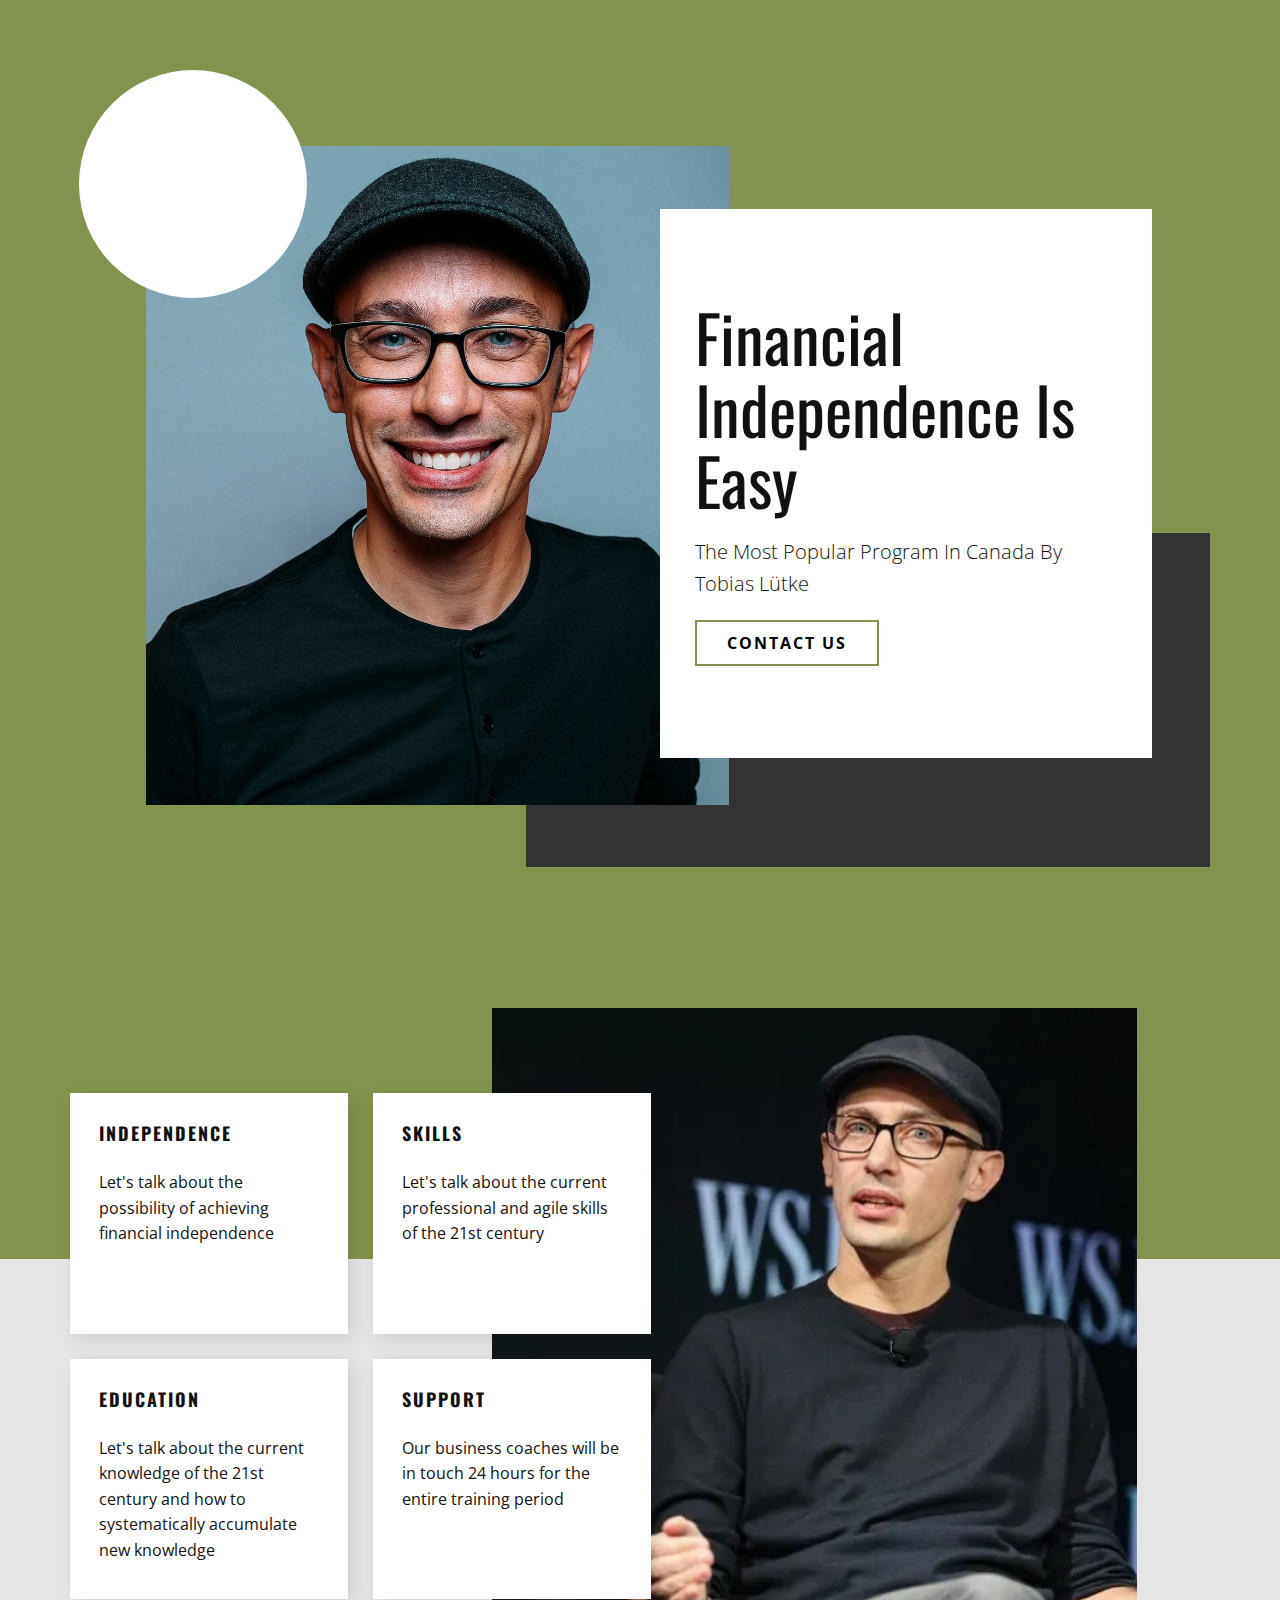
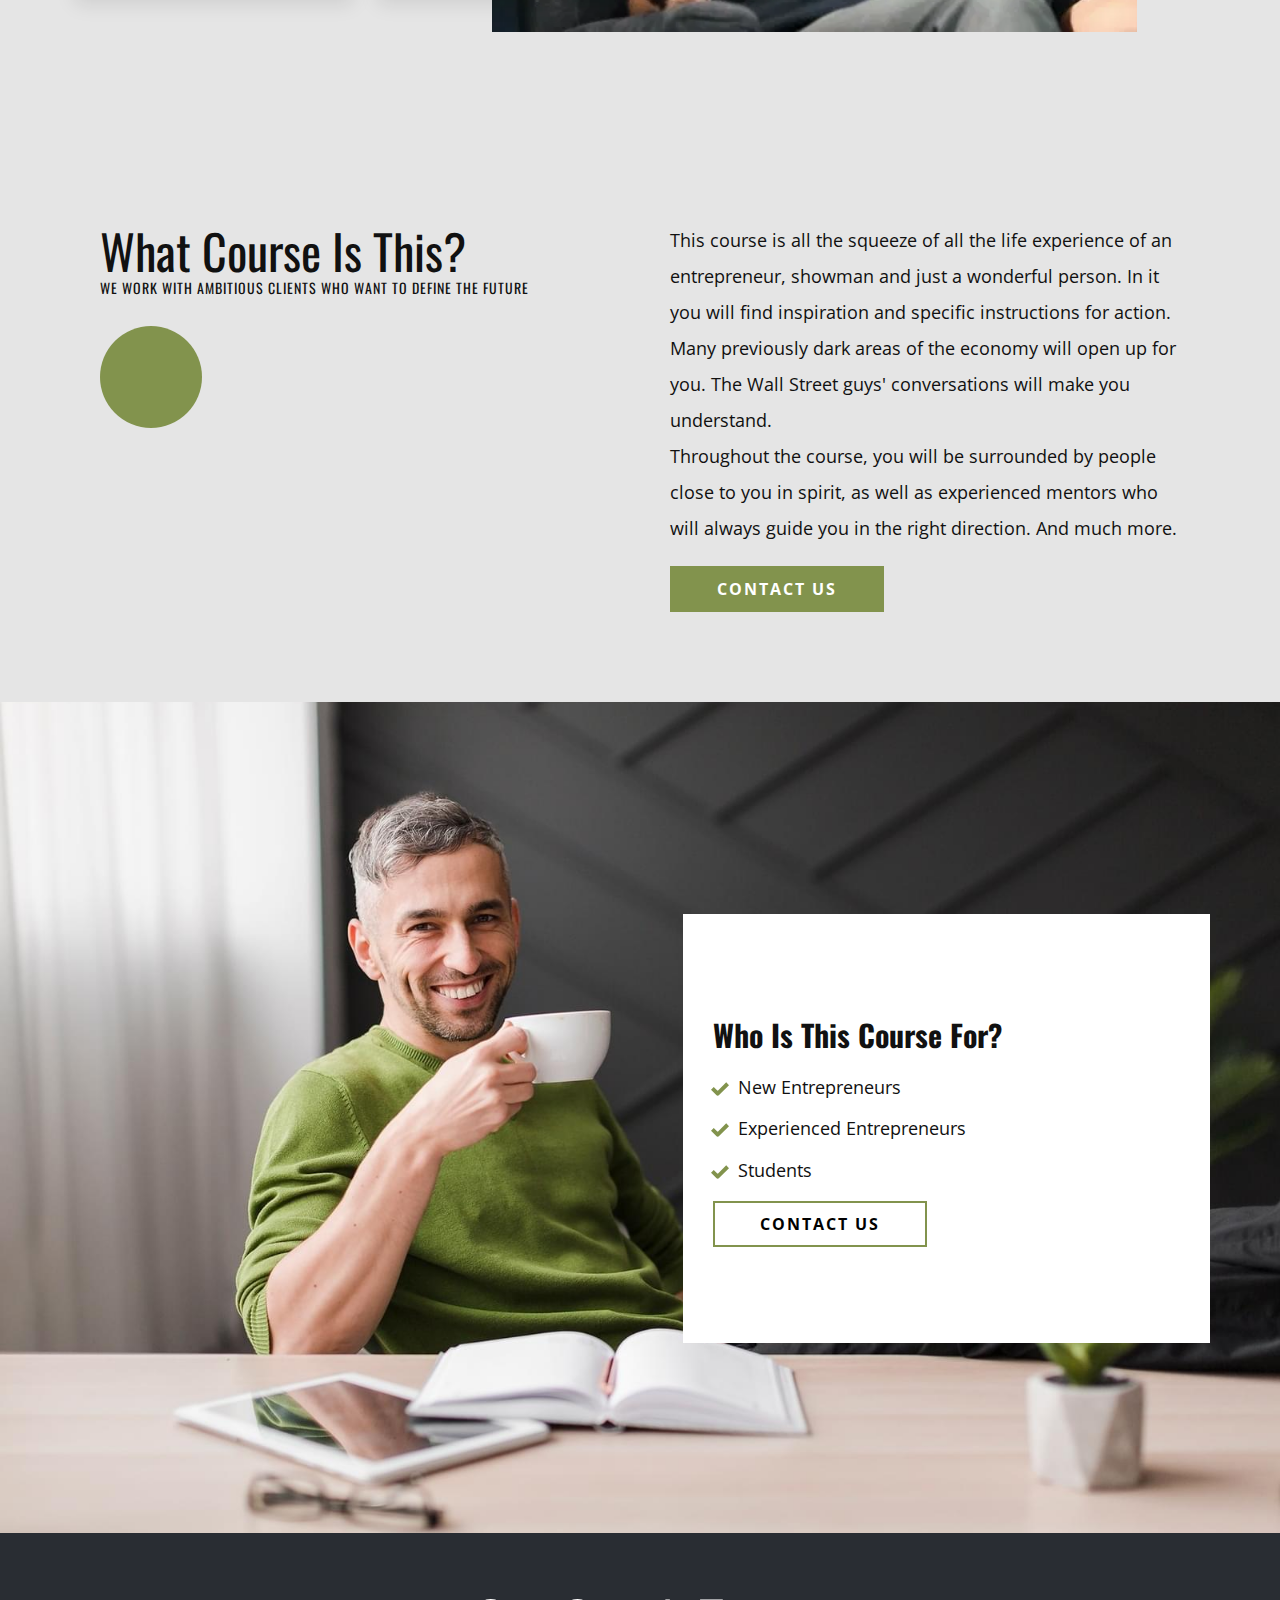
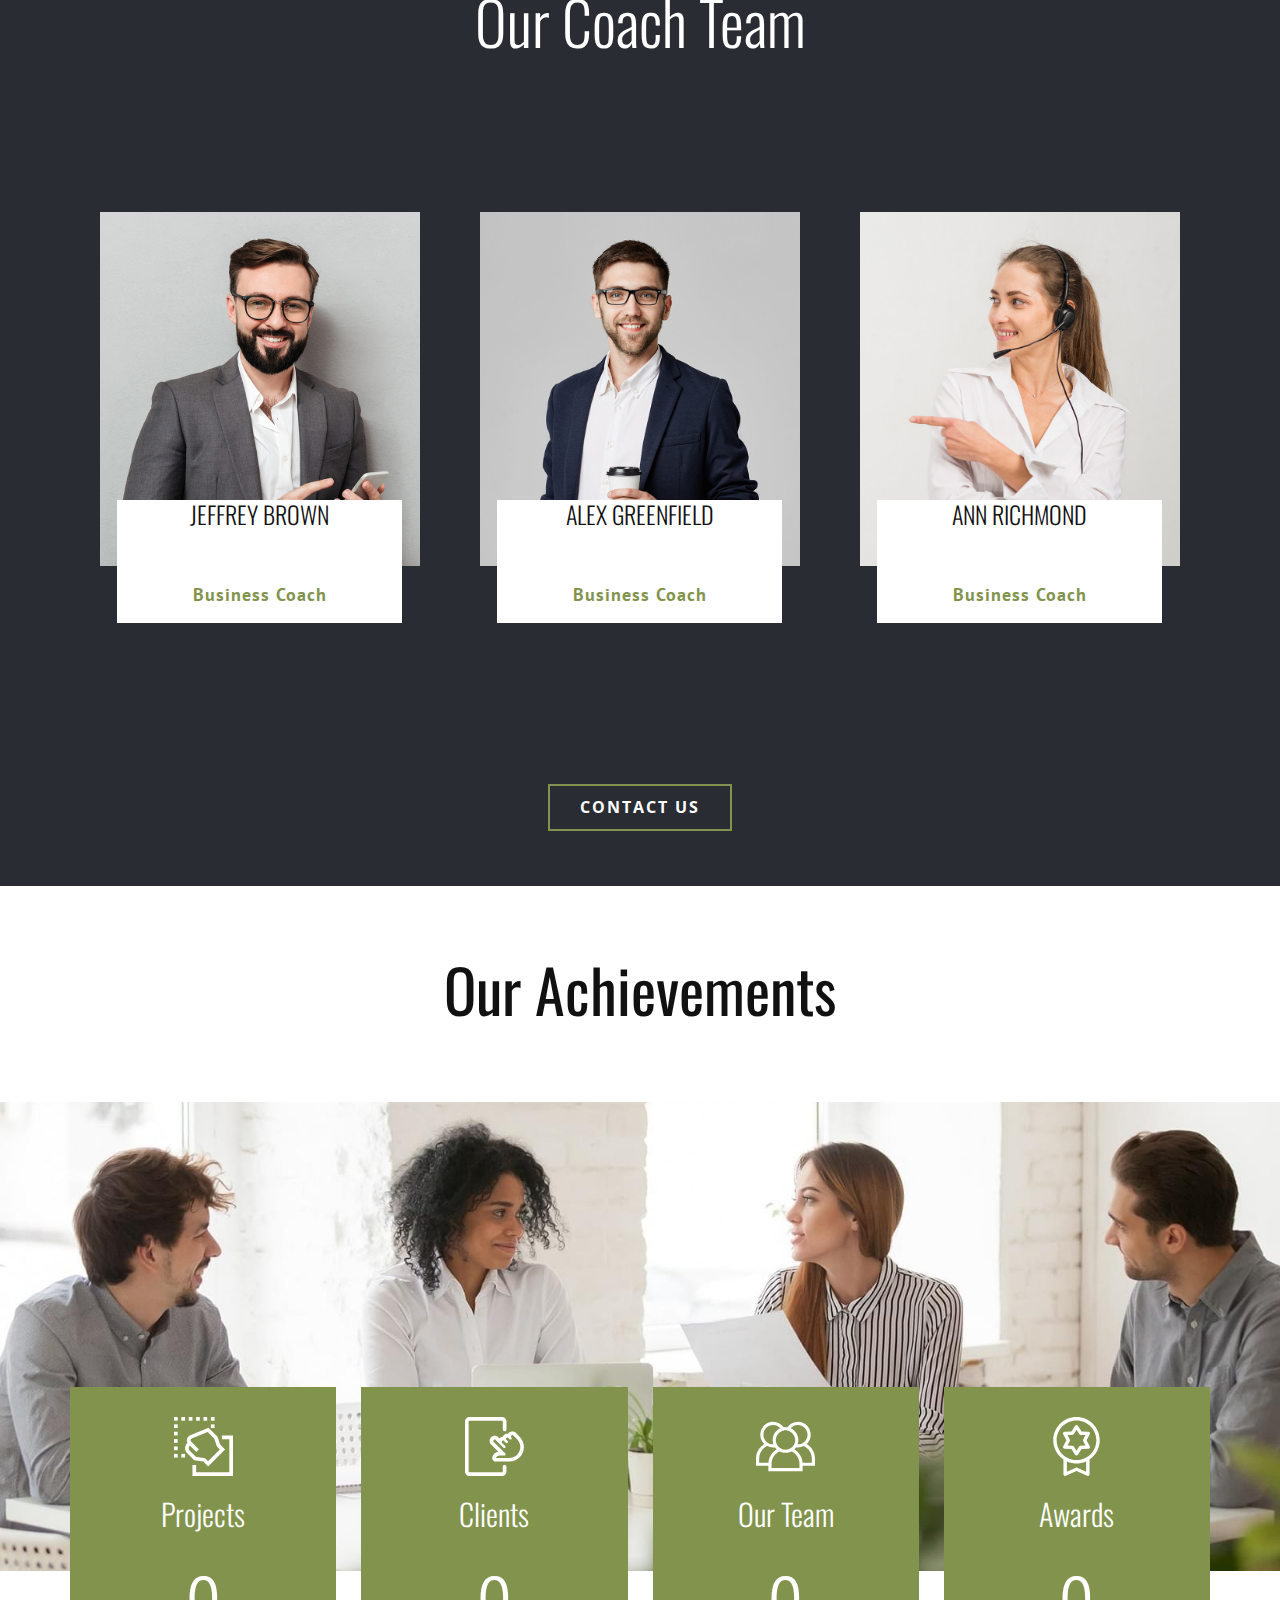
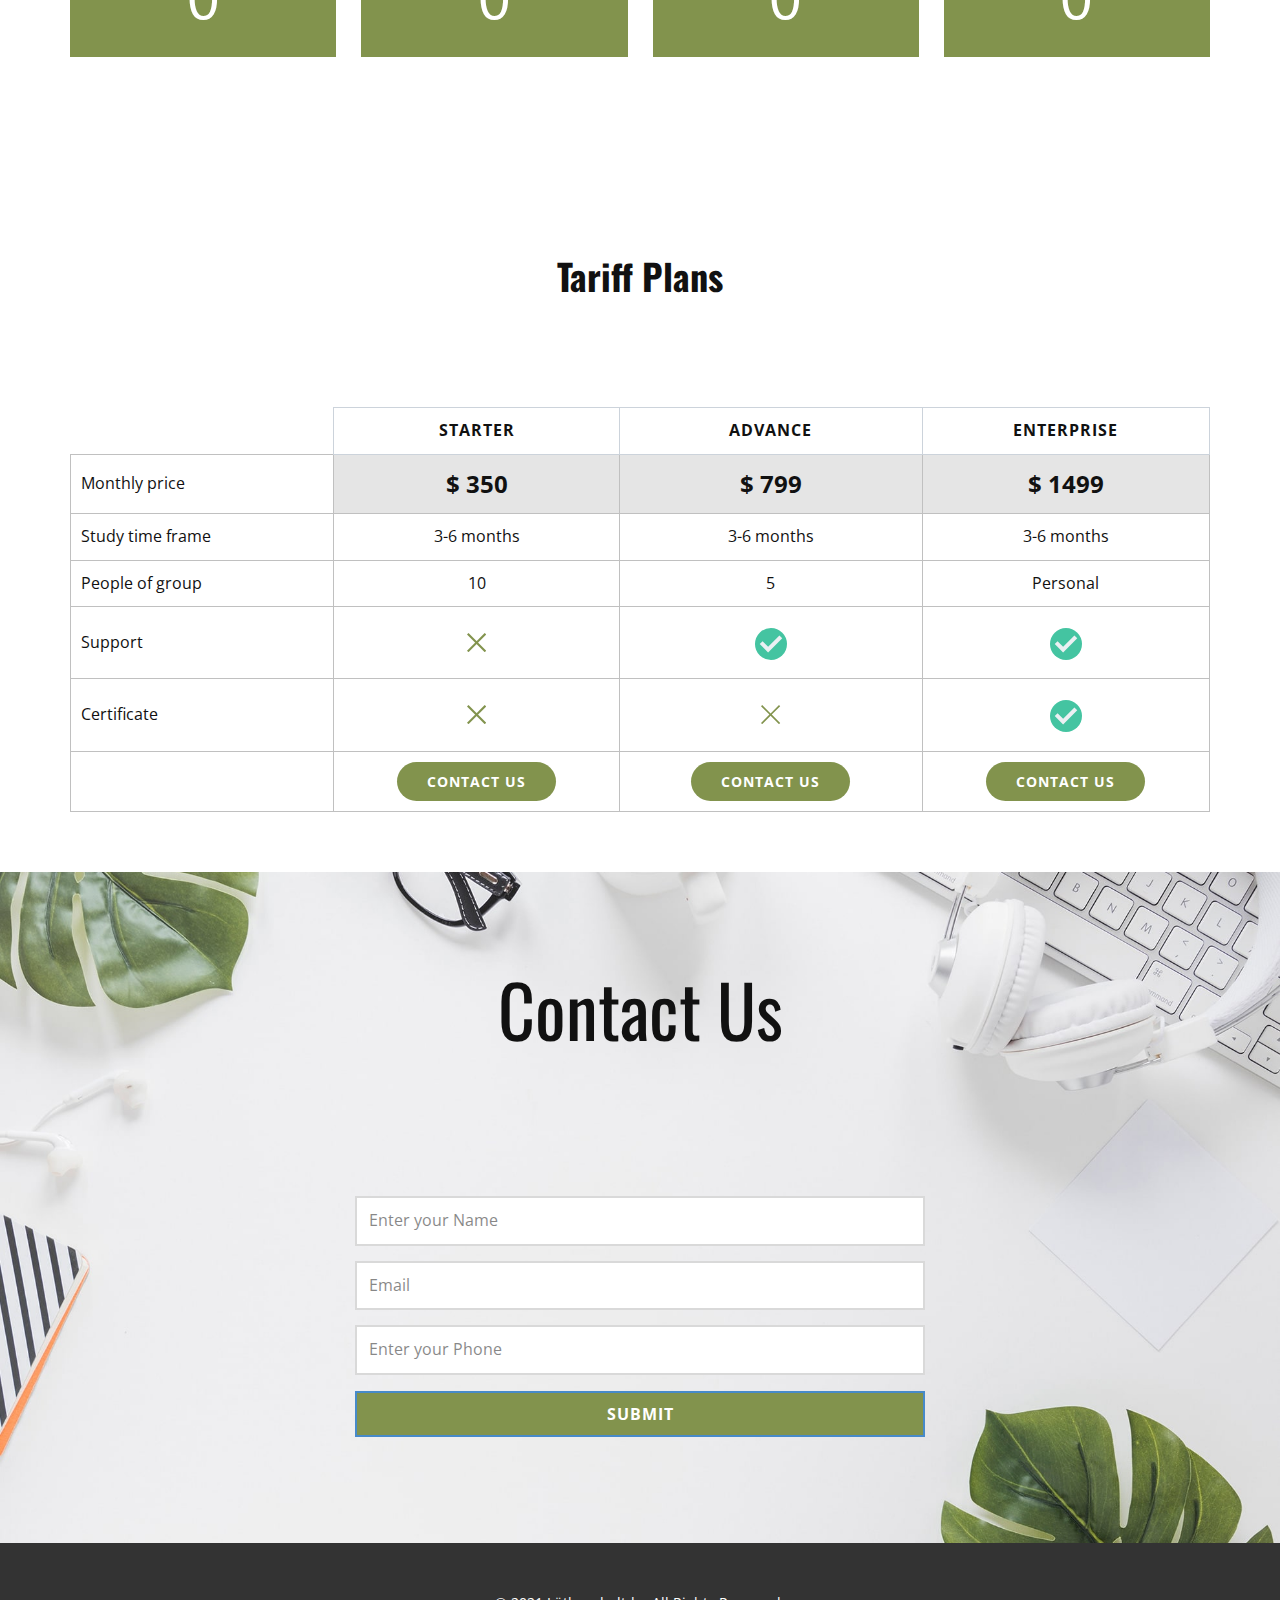
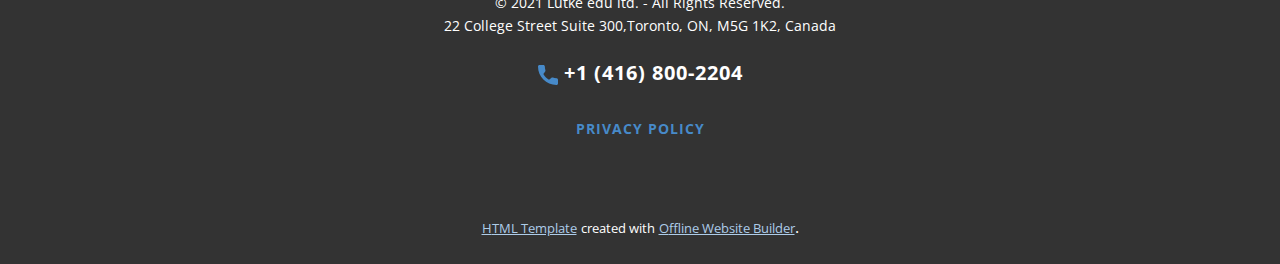
<file: index.html>
<!DOCTYPE html>
<html style="font-size: 16px;">
  <head>
    <meta name="viewport" content="width=device-width, initial-scale=1.0">
    <meta charset="utf-8">
    <meta name="keywords" content="Consulting Firm, We believe that bold steps define the future, Our Creative Team, Key Features, Contact Us">
    <meta name="description" content="">
    <meta name="page_type" content="np-template-header-footer-from-plugin">
    <title>Home</title>
    <link rel="stylesheet" href="nicepage.css" media="screen">
<link rel="stylesheet" href="Home.css" media="screen">
    <script class="u-script" type="text/javascript" src="jquery.js" defer=""></script>
    <script class="u-script" type="text/javascript" src="nicepage.js" defer=""></script>
    <meta name="generator" content="Nicepage 3.15.3, nicepage.com">
    <link id="u-theme-google-font" rel="stylesheet" href="https://fonts.googleapis.com/css?family=Oswald:200,300,400,500,600,700|Open+Sans:300,300i,400,400i,600,600i,700,700i,800,800i">
    <link id="u-page-google-font" rel="stylesheet" href="https://fonts.googleapis.com/css?family=Oswald:200,300,400,500,600,700|PT+Sans:400,400i,700,700i|Oswald:200,300,400,500,600,700">









    <script type="application/ld+json">{
		"@context": "http://schema.org",
		"@type": "Organization",
		"name": "",
		"url": "index.html"
}</script>
    <meta property="og:title" content="Home">
    <meta property="og:type" content="website">
    <meta name="theme-color" content="#478ac9">
    <link rel="canonical" href="index.html">
    <meta property="og:url" content="index.html">
  </head>
  <body data-home-page="Home.html" data-home-page-title="Home" class="u-body">
    <section class="u-align-center-lg u-align-center-md u-align-center-sm u-align-center-xs u-clearfix u-palette-2-base u-section-1" id="carousel_e380">
      <div class="u-clearfix u-sheet u-sheet-1">
        <div class="u-grey-80 u-shape u-shape-rectangle u-shape-1"></div>
        <img class="u-image u-image-1" src="images/1200px-NYC-Commerce-Tobi-Lutki-561.jpg" data-image-width="1200" data-image-height="1800">
        <div class="u-preserve-proportions u-shape u-shape-circle u-white u-shape-2"></div>
        <div class="u-align-left u-container-style u-group u-white u-group-1">
          <div class="u-container-layout u-valign-middle u-container-layout-1">
            <h1 class="u-text u-title u-text-1">Financial independence is easy</h1>
            <p class="u-text u-text-2">The Most Popular Program In Canada By<br>Tobias Lütke<br>
            </p>
            <a href="Home.html#carousel_0188" data-page-id="1758400604" class="u-active-palette-2-base u-border-2 u-border-palette-2-base u-btn u-button-style u-hover-palette-2-base u-none u-text-black u-text-hover-white u-btn-1">CONTACT US</a>
          </div>
        </div>
      </div>
    </section>
    <section class="u-align-center u-clearfix u-grey-10 u-section-2" id="carousel_08d3">
      <div class="u-expanded-width u-palette-2-base u-shape u-shape-rectangle u-shape-1"></div>
      <img class="u-image u-image-1" src="images/lutke-1.jpg.webp" data-image-width="800" data-image-height="500">
      <div class="u-list u-list-1">
        <div class="u-repeater u-repeater-1">
          <div class="u-align-left u-container-style u-list-item u-repeater-item u-white u-list-item-1">
            <div class="u-container-layout u-similar-container u-valign-top-md u-valign-top-sm u-valign-top-xs u-container-layout-1">
              <h4 class="u-text u-text-1">INDEPENDENCE</h4>
              <p class="u-text u-text-2">
                <br>Let's talk about the possibility of achieving financial independence
              </p>
            </div>
          </div>
          <div class="u-align-left u-container-style u-list-item u-repeater-item u-video-cover u-white u-list-item-2">
            <div class="u-container-layout u-similar-container u-valign-top-md u-valign-top-sm u-valign-top-xs u-container-layout-2">
              <h4 class="u-text u-text-3">Skills</h4>
              <p class="u-text u-text-4">
                <br>Let's talk about the current professional and agile skills of the 21st century
              </p>
            </div>
          </div>
          <div class="u-align-left u-container-style u-list-item u-repeater-item u-video-cover u-white u-list-item-3">
            <div class="u-container-layout u-similar-container u-valign-top-md u-valign-top-sm u-valign-top-xs u-container-layout-3">
              <h4 class="u-text u-text-5">EDUCATION</h4>
              <p class="u-text u-text-6">
                <br>Let's talk about the current knowledge of the 21st century and how to systematically accumulate new knowledge
              </p>
            </div>
          </div>
          <div class="u-align-left u-container-style u-list-item u-repeater-item u-video-cover u-white u-list-item-4">
            <div class="u-container-layout u-similar-container u-valign-top-md u-valign-top-sm u-valign-top-xs u-container-layout-4">
              <h4 class="u-text u-text-7">SUpPORT</h4>
              <p class="u-text u-text-8">
                <br>Our business coaches will be in touch 24 hours for the entire training period
              </p>
            </div>
          </div>
        </div>
      </div>
    </section>
    <section class="u-clearfix u-grey-10 u-section-3" id="sec-1203">
      <div class="u-clearfix u-sheet u-sheet-1">
        <div class="u-clearfix u-expanded-width u-layout-wrap u-layout-wrap-1">
          <div class="u-layout">
            <div class="u-layout-row">
              <div class="u-container-style u-layout-cell u-left-cell u-size-30 u-layout-cell-1">
                <div class="u-container-layout u-valign-top u-container-layout-1">
                  <h3 class="u-text u-text-1">What Course Is This? </h3>
                  <h5 class="u-text u-text-2">We work with ambitious clients who want to define the future</h5>
                  <div class="u-palette-2-base u-shape u-shape-circle u-shape-1"></div>
                </div>
              </div>
              <div class="u-container-style u-layout-cell u-right-cell u-size-30 u-layout-cell-2">
                <div class="u-container-layout u-valign-bottom u-container-layout-2">
                  <p class="u-text u-text-3">This course is all the squeeze of all the life experience of an entrepreneur, showman and just a wonderful person. In it you will find inspiration and specific instructions for action. Many previously dark areas of the economy will open up for you. The Wall Street guys' conversations will make you understand.<br>Throughout the course, you will be surrounded by people close to you in spirit, as well as experienced mentors who will always guide you in the right direction. And much more.
                  </p>
                  <a href="Home.html#carousel_0188" data-page-id="1758400604" class="u-active-grey-5 u-border-2 u-border-palette-2-base u-btn u-button-style u-hover-grey-10 u-palette-2-base u-text-active-black u-text-body-alt-color u-text-hover-black u-btn-1">contact us</a>
                </div>
              </div>
            </div>
          </div>
        </div>
      </div>
    </section>
    <section class="u-align-left u-clearfix u-image u-section-4" id="carousel_6b89">
      <div class="u-clearfix u-sheet u-sheet-1">
        <div class="u-align-left u-container-style u-expanded-width-xs u-group u-white u-group-1">
          <div class="u-container-layout u-valign-middle u-container-layout-1">
            <h3 class="u-text u-text-1">Who Is This Course For?<br>
            </h3>
            <ul class="u-custom-list u-spacing-13 u-text u-text-2">
              <li>
                <div class="u-list-icon u-text-palette-2-base">
                  <svg class="u-svg-content" viewBox="0 0 512 512" id="svg-227a" style="font-size: 1em; margin: -1em;"><path d="m433.1 67.1-231.8 231.9c-6.2 6.2-16.4 6.2-22.6 0l-99.8-99.8-78.9 78.8 150.5 150.5c10.5 10.5 24.6 16.3 39.4 16.3 14.8 0 29-5.9 39.4-16.3l282.7-282.5z" fill="currentColor"></path></svg>
                </div>New Entrepreneurs
              </li>
              <li>
                <div class="u-list-icon u-text-palette-2-base">
                  <svg class="u-svg-content" viewBox="0 0 512 512" id="svg-227a" style="font-size: 1em; margin: -1em;"><path d="m433.1 67.1-231.8 231.9c-6.2 6.2-16.4 6.2-22.6 0l-99.8-99.8-78.9 78.8 150.5 150.5c10.5 10.5 24.6 16.3 39.4 16.3 14.8 0 29-5.9 39.4-16.3l282.7-282.5z" fill="currentColor"></path></svg>
                </div>Experienced Entrepreneurs
              </li>
              <li>
                <div class="u-list-icon u-text-palette-2-base">
                  <svg class="u-svg-content" viewBox="0 0 512 512" id="svg-227a" style="font-size: 1em; margin: -1em;"><path d="m433.1 67.1-231.8 231.9c-6.2 6.2-16.4 6.2-22.6 0l-99.8-99.8-78.9 78.8 150.5 150.5c10.5 10.5 24.6 16.3 39.4 16.3 14.8 0 29-5.9 39.4-16.3l282.7-282.5z" fill="currentColor"></path></svg>
                </div>Students
              </li>
            </ul>
            <a href="Home.html#carousel_0188" data-page-id="1758400604" class="u-active-palette-2-base u-border-2 u-border-palette-2-base u-btn u-button-style u-hover-palette-2-base u-none u-text-black u-text-hover-white u-btn-1">contact us</a>
          </div>
        </div>
      </div>
    </section>
    <section class="u-align-center u-clearfix u-palette-5-dark-3 u-section-5" id="carousel_313b">
      <div class="u-clearfix u-sheet u-valign-middle u-sheet-1">
        <h1 class="u-custom-font u-font-oswald u-text u-text-1">Our Coach Team</h1>
        <div class="u-expanded-width-lg u-expanded-width-md u-expanded-width-xl u-list u-list-1">
          <div class="u-repeater u-repeater-1">
            <div class="u-align-center-lg u-align-center-md u-align-center-sm u-container-style u-list-item u-repeater-item">
              <div class="u-container-layout u-similar-container u-container-layout-1">
                <img class="u-expanded-width-lg u-expanded-width-md u-expanded-width-sm u-expanded-width-xs u-image u-image-1" src="images/OTSOUE0g.jpg">
                <div class="u-align-center-sm u-align-center-xs u-container-style u-group u-white u-group-1">
                  <div class="u-container-layout u-container-layout-2">
                    <h4 class="u-custom-font u-font-oswald u-text u-text-2">Jeffrey Brown</h4>
                    <h6 class="u-align-center u-custom-font u-font-pt-sans u-text u-text-palette-2-base u-text-3">Business coach</h6>
                  </div>
                </div>
              </div>
            </div>
            <div class="u-align-center u-container-style u-list-item u-repeater-item">
              <div class="u-container-layout u-similar-container u-container-layout-3">
                <img class="u-expanded-width-lg u-expanded-width-md u-expanded-width-sm u-expanded-width-xs u-image u-image-2" src="images/11.jpg">
                <div class="u-align-center-sm u-align-center-xs u-container-style u-group u-white u-group-2">
                  <div class="u-container-layout u-container-layout-4">
                    <h4 class="u-custom-font u-font-oswald u-text u-text-4">Alex Greenfield</h4>
                    <h6 class="u-align-center u-custom-font u-font-pt-sans u-text u-text-palette-2-base u-text-5">Business Coach</h6>
                  </div>
                </div>
              </div>
            </div>
            <div class="u-align-center u-container-style u-list-item u-repeater-item">
              <div class="u-container-layout u-similar-container u-container-layout-5">
                <img class="u-expanded-width-lg u-expanded-width-md u-expanded-width-sm u-expanded-width-xs u-image u-image-3" src="images/de.jpg">
                <div class="u-align-center-sm u-align-center-xs u-container-style u-group u-white u-group-3">
                  <div class="u-container-layout u-container-layout-6">
                    <h4 class="u-custom-font u-font-oswald u-text u-text-6">Ann Richmond</h4>
                    <h6 class="u-align-center u-custom-font u-font-pt-sans u-text u-text-palette-2-base u-text-7">Business Coach</h6>
                  </div>
                </div>
              </div>
            </div>
          </div>
        </div>
        <a href="Home.html#carousel_0188" data-page-id="1758400604" class="u-active-palette-2-base u-border-2 u-border-active-palette-2-base u-border-hover-palette-2-base u-border-palette-2-base u-btn u-button-style u-hover-palette-2-base u-none u-text-active-white u-text-body-alt-color u-text-hover-white u-btn-1">CONTACT US</a>
      </div>
    </section>
    <section class="u-align-center u-clearfix u-section-6" src="" id="carousel_e81e">
      <h1 class="u-text u-text-1">Our&nbsp;Achievements</h1>
      <img class="u-expanded-width u-image u-image-1" src="images/-min.jpg" data-image-width="1600" data-image-height="1067">
      <div class="u-list u-list-1">
        <div class="u-repeater u-repeater-1">
          <div class="u-align-center u-container-style u-list-item u-palette-2-base u-repeater-item u-shape-rectangle u-video-cover u-list-item-1">
            <div class="u-container-layout u-similar-container u-container-layout-1"><span class="u-icon u-icon-circle u-text-white u-icon-1">
            <svg class="u-svg-link" preserveAspectRatio="xMidYMin slice" viewBox="0 0 128 128" style=""><use xmlns:xlink="http://www.w3.org/1999/xlink" xlink:href="#svg-5e7a"></use></svg>
            <svg xmlns="http://www.w3.org/2000/svg" xmlns:xlink="http://www.w3.org/1999/xlink" version="1.1" xml:space="preserve" class="u-svg-content" viewBox="0 0 128 128" id="svg-5e7a"><polygon points="104 40 104 48 120 48 120 120 48 120 48 104 40 104 40 128 128 128 128 40"></polygon><rect x="80" width="8" height="8"></rect><rect x="16" width="8" height="8"></rect><rect x="32" width="8" height="8"></rect><rect x="16" y="80" width="8" height="8"></rect><rect x="48" width="8" height="8"></rect><rect x="64" width="8" height="8"></rect><rect width="8" height="8"></rect><rect y="48" width="8" height="8"></rect><rect y="64" width="8" height="8"></rect><rect y="32" width="8" height="8"></rect><rect y="16" width="8" height="8"></rect><rect x="80" y="16" width="8" height="8"></rect><rect y="80" width="8" height="8"></rect><path d="m63.6 96.8 10.4 10.4 36.8-36.8-10.6-10.6-5.7-17-19.6-19.5-39.5 16.2c-6.1 2.5-9.1 9.5-6.5 15.7l0.3 0.6-0.5 0.5c-6.2 6.2-6.2 16.4 0 22.6l15.1 15.1 19.8 2.8zm-31.6-29.2c0-2.1 0.8-4.2 2.3-5.7l14.1 14.1 5.7-5.7-17-17c-1.6-1.6-1.6-4.1 0-5.7 0.4-0.4 0.8-0.7 1.3-0.9l34.6-14 14.4 14.4 5.7 17 6.3 6.3-25.5 25.5-6.6-6.6-19.8-2.8-13.2-13.3c-1.5-1.5-2.3-3.5-2.3-5.6z"></path></svg>
          </span>
              <h4 class="u-text u-text-body-alt-color u-text-2">Projects</h4>
              <p class="u-custom-font u-font-pt-sans u-text u-text-body-alt-color u-text-3" data-animation-name="counter" data-animation-event="scroll" data-animation-duration="3000">100</p>
            </div>
          </div>
          <div class="u-align-center u-container-style u-custom-background u-list-item u-palette-2-base u-repeater-item u-shape-rectangle u-video-cover u-list-item-2">
            <div class="u-container-layout u-similar-container u-container-layout-2"><span class="u-icon u-icon-circle u-text-white u-icon-2">
            <svg class="u-svg-link" preserveAspectRatio="xMidYMin slice" viewBox="0 0 128 128" style=""><use xmlns:xlink="http://www.w3.org/1999/xlink" xlink:href="#svg-e6b7"></use></svg>
            <svg xmlns="http://www.w3.org/2000/svg" xmlns:xlink="http://www.w3.org/1999/xlink" version="1.1" xml:space="preserve" class="u-svg-content" viewBox="0 0 128 128" id="svg-e6b7"><path d="m102.7 39.2c0.8 0 1.5 0.3 2.1 0.9l7.8 7.8c4.8 4.8 7.7 11.5 7.4 18.3-0.6 12.6-11 22.6-23.7 22.6h-29c-0.1 0-0.1-0.1-0.1-0.2 1.1-3 4.1-5.2 7.5-5.2h10.5c0.9 0 1.8-0.4 2.3-1.1 0.8-1.1 0.7-2.6-0.3-3.5l-24.9-24.8c-0.6-0.6-0.9-1.3-0.9-2.1s0.3-1.5 0.9-2.1 1.3-0.8 2.1-0.8 1.5 0.3 2.1 0.8l16.9 16.9c0.5 0.5 1.2 0.8 1.9 0.8s1.4-0.3 1.9-0.8 0.8-1.2 0.8-1.9-0.3-1.4-0.8-1.9l-6.7-6.7c-0.6-0.6-0.9-1.3-0.9-2.1s0.3-1.5 0.9-2.1 1.3-0.8 2.1-0.8 1.5 0.3 2.1 0.8l4 4c0.5 0.5 1.2 0.8 1.9 0.8s1.4-0.3 1.9-0.8 0.8-1.2 0.8-1.9-0.3-1.4-0.8-1.9l-2.7-2.7c-0.5-0.5-0.8-1.2-0.8-2s0.3-1.5 0.9-2.1 1.3-0.9 2.1-0.9 1.5 0.3 2.1 0.9l2.7 2.7c0.5 0.5 1.2 0.8 1.9 0.8s1.4-0.3 1.9-0.8 0.8-1.2 0.8-1.9-0.2-1.3-0.7-1.8c-0.8-0.9-1.2-2.1-0.8-3.3 0.5-1.3 1.6-1.9 2.8-1.9m0-8c-2.9 0-5.7 1.1-7.8 3.2-0.7 0.7-1.2 1.4-1.7 2.1 0 0-0.1 0.1-0.1 0-0.4 0-0.8-0.1-1.1-0.1-2.9 0-5.7 1.1-7.8 3.2-1 1-1.8 2.2-2.3 3.4 0 0 0 0.1-0.1 0.1-2.6 0.2-5.1 1.3-6.9 3.2l-0.2 0.2-2.5-2.5c-2-2-4.9-3.2-7.8-3.2s-5.7 1.1-7.8 3.2-3.2 4.9-3.2 7.8c0 3 1.2 5.7 3.2 7.8l15.8 15.8c0.1 0.1 0 0.2-0.1 0.2-5.8 0.8-10.8 4.8-12.8 10.5-1.9 5.2 2 10.7 7.5 10.7h29.1c8.5 0 16.4-3.3 22.4-9.3 6.1-6.1 9.4-14.3 9.3-23-0.1-8.4-3.8-16.4-9.8-22.4l-7.8-7.8c-1.8-2-4.6-3.1-7.5-3.1z"></path><path d="m82.1 118c0 1.1-0.9 2-2 2h-70.2c-1.1 0-2-0.9-2-2v-108c0-1.1 0.9-2 2-2h70.1c1.1 0 2 0.9 2 2v16.9c0 2.2 1.8 4 4 4s4-1.8 4-4v-16.9c0-5.5-4.5-10-9.9-10h-70.2c-5.4 0-9.9 4.5-9.9 10v108c0 5.5 4.5 10 9.9 10h70.1c5.5 0 9.9-4.5 9.9-10v-10.6c0-2.2-1.8-4-4-4s-4 1.8-4 4v10.6z"></path></svg>
          </span>
              <h4 class="u-text u-text-body-alt-color u-text-4">Clients</h4>
              <p class="u-custom-font u-font-pt-sans u-text u-text-body-alt-color u-text-5" data-animation-name="counter" data-animation-event="scroll" data-animation-duration="3000">880</p>
            </div>
          </div>
          <div class="u-align-center u-container-style u-list-item u-palette-2-base u-repeater-item u-shape-rectangle u-video-cover">
            <div class="u-container-layout u-similar-container u-container-layout-3"><span class="u-icon u-icon-circle u-icon-3"><svg class="u-svg-link" preserveAspectRatio="xMidYMin slice" viewBox="0 0 372.483 372.483" style=""><use xmlns:xlink="http://www.w3.org/1999/xlink" xlink:href="#svg-32f8"></use></svg><svg class="u-svg-content" viewBox="0 0 372.483 372.483" x="0px" y="0px" id="svg-32f8" style="enable-background:new 0 0 372.483 372.483;"><g id="XMLID_10_"><g><path d="M372.482,263.045c0-21.796-6.527-42.842-18.877-60.863c-8.883-12.962-20.322-23.726-33.578-31.725    c15.607-14.78,25.372-35.67,25.372-58.811c0-44.684-36.354-81.038-81.037-81.038c-26.496,0-51.316,13.104-66.392,34.615    c-3.831-0.558-7.745-0.859-11.729-0.859s-7.897,0.302-11.728,0.859c-15.077-21.511-39.897-34.615-66.392-34.615    c-44.684,0-81.038,36.354-81.038,81.038c0,23.141,9.765,44.031,25.373,58.811c-13.257,7.998-24.696,18.763-33.578,31.724    C6.528,220.203,0,241.249,0,263.045v45.075h78.121v33.755h216.242V308.12h78.12v-45.075H372.482z M264.362,50.609    c33.656,0,61.037,27.381,61.037,61.038s-27.381,61.038-61.037,61.038c-0.603,0-1.206-0.009-1.81-0.027    c0.046-0.128,0.084-0.259,0.129-0.387c1.042-2.954,1.911-5.988,2.608-9.087c0.049-0.22,0.105-0.438,0.152-0.659    c0.181-0.836,0.34-1.68,0.495-2.526c0.073-0.4,0.148-0.799,0.215-1.2c0.126-0.755,0.24-1.513,0.345-2.274    c0.073-0.529,0.139-1.058,0.202-1.588c0.079-0.672,0.156-1.345,0.219-2.022c0.064-0.691,0.112-1.383,0.158-2.076    c0.036-0.546,0.081-1.09,0.106-1.639c0.055-1.177,0.086-2.356,0.09-3.536c0-0.087,0.007-0.172,0.007-0.26    c0-0.047-0.004-0.094-0.004-0.141c-0.002-1.205-0.037-2.403-0.091-3.597c-0.016-0.347-0.037-0.693-0.057-1.039    c-0.059-1.015-0.136-2.025-0.231-3.03c-0.022-0.228-0.04-0.456-0.063-0.683c-3.022-29.209-21.475-54.21-48.095-65.774    C230.208,58.253,246.8,50.609,264.362,50.609z M165.122,88.131c0.195-0.071,0.392-0.138,0.587-0.208    c0.607-0.217,1.219-0.423,1.834-0.622c0.466-0.149,0.935-0.293,1.407-0.431c0.343-0.101,0.687-0.198,1.032-0.294    c0.616-0.169,1.235-0.334,1.86-0.485c4.62-1.122,9.438-1.731,14.397-1.731c4.963,0.004,9.783,0.614,14.404,1.736    c0.621,0.15,1.236,0.314,1.849,0.482c0.35,0.097,0.7,0.195,1.047,0.298c0.466,0.137,0.93,0.279,1.391,0.426    c0.623,0.201,1.242,0.409,1.856,0.629c0.189,0.067,0.378,0.131,0.566,0.2c20.413,7.549,35.718,25.716,39.182,47.763    c0.027,0.176,0.053,0.353,0.079,0.53c0.111,0.747,0.204,1.5,0.287,2.255c0.03,0.278,0.062,0.555,0.089,0.834    c0.066,0.689,0.115,1.383,0.159,2.079c0.018,0.298,0.043,0.595,0.057,0.894c0.042,0.889,0.065,1.783,0.068,2.682    c0,0.078,0.005,0.154,0.005,0.232c0,0.036-0.002,0.073-0.002,0.109c-0.002,0.87-0.028,1.734-0.066,2.595    c-0.012,0.271-0.024,0.542-0.04,0.812c-0.047,0.832-0.109,1.66-0.189,2.482c-0.031,0.318-0.073,0.635-0.109,0.952    c-0.061,0.532-0.129,1.063-0.203,1.591c-0.058,0.411-0.116,0.823-0.182,1.232c-0.101,0.623-0.213,1.242-0.333,1.859    c-0.107,0.549-0.224,1.096-0.346,1.642c-0.073,0.329-0.149,0.658-0.228,0.985c-0.195,0.811-0.409,1.617-0.637,2.42    c-0.091,0.319-0.176,0.64-0.272,0.956c-0.139,0.46-0.289,0.916-0.438,1.372c-0.12,0.365-0.243,0.728-0.37,1.09    c-0.144,0.411-0.286,0.823-0.438,1.231c-0.259,0.693-0.531,1.38-0.814,2.061c-0.126,0.304-0.26,0.605-0.391,0.908    c-0.247,0.567-0.501,1.131-0.765,1.689c-0.031,0.066-0.062,0.132-0.093,0.198c-0.095,0.198-0.189,0.397-0.286,0.595    c-0.296,0.604-0.604,1.201-0.92,1.793c-0.123,0.23-0.242,0.463-0.368,0.692c-0.008,0.015-0.016,0.029-0.024,0.043    c-0.346,0.63-0.707,1.25-1.074,1.866c-0.146,0.244-0.29,0.489-0.439,0.73c-0.4,0.649-0.811,1.291-1.234,1.923    c-0.263,0.393-0.538,0.778-0.81,1.165c-0.231,0.328-0.461,0.657-0.698,0.98c-0.307,0.418-0.62,0.831-0.938,1.242    c-0.216,0.279-0.434,0.556-0.654,0.832c-0.336,0.42-0.675,0.838-1.021,1.249c-0.215,0.255-0.436,0.505-0.655,0.756    c-0.36,0.413-0.719,0.827-1.089,1.23c-0.22,0.239-0.448,0.469-0.672,0.705c-0.602,0.635-1.218,1.256-1.846,1.865    c-0.373,0.361-0.744,0.723-1.126,1.074c-0.264,0.243-0.535,0.479-0.804,0.718c-0.438,0.389-0.879,0.774-1.328,1.15    c-0.228,0.191-0.458,0.38-0.689,0.568c-0.543,0.442-1.093,0.875-1.652,1.299c-0.152,0.115-0.302,0.232-0.455,0.346    c-10.16,7.553-22.736,12.03-36.34,12.03c-13.605,0-26.183-4.478-36.343-12.033c-0.15-0.112-0.297-0.227-0.446-0.34    c-0.561-0.425-1.114-0.861-1.659-1.305c-0.229-0.187-0.458-0.374-0.684-0.564c-0.451-0.378-0.893-0.765-1.333-1.155    c-0.267-0.238-0.537-0.472-0.8-0.714c-0.383-0.352-0.755-0.715-1.129-1.076c-0.631-0.611-1.248-1.234-1.852-1.871    c-0.221-0.233-0.447-0.46-0.664-0.696c-0.371-0.404-0.73-0.819-1.09-1.232c-0.219-0.251-0.439-0.5-0.654-0.755    c-0.347-0.411-0.685-0.829-1.021-1.248c-0.22-0.276-0.439-0.553-0.655-0.833c-0.317-0.41-0.63-0.823-0.937-1.241    c-0.237-0.324-0.468-0.654-0.699-0.983c-0.272-0.386-0.546-0.77-0.808-1.162c-0.425-0.635-0.838-1.279-1.239-1.93    c-0.147-0.239-0.289-0.48-0.433-0.721c-0.373-0.625-0.738-1.253-1.089-1.892c-0.129-0.235-0.251-0.474-0.378-0.71    c-0.316-0.594-0.625-1.193-0.922-1.798c-0.106-0.215-0.209-0.432-0.312-0.648c-0.016-0.033-0.031-0.066-0.046-0.099    c-0.277-0.584-0.542-1.174-0.801-1.769c-0.123-0.283-0.248-0.565-0.366-0.849c-0.29-0.696-0.567-1.398-0.832-2.106    c-0.143-0.382-0.275-0.768-0.41-1.153c-0.139-0.395-0.273-0.793-0.404-1.192c-0.141-0.432-0.283-0.864-0.415-1.298    c-0.197-0.649-0.383-1.302-0.558-1.959c-0.123-0.461-0.234-0.926-0.347-1.39c-0.088-0.365-0.173-0.73-0.254-1.097    c-0.1-0.45-0.201-0.899-0.291-1.351c-0.139-0.704-0.266-1.412-0.38-2.124c-0.062-0.384-0.116-0.769-0.171-1.153    c-0.081-0.569-0.154-1.141-0.219-1.715c-0.032-0.283-0.069-0.566-0.098-0.849c-0.083-0.843-0.146-1.692-0.194-2.544    c-0.014-0.245-0.025-0.49-0.036-0.735c-0.041-0.911-0.07-1.825-0.07-2.745c0-0.986,0.028-1.965,0.075-2.94    c0.013-0.265,0.035-0.528,0.05-0.792c0.044-0.732,0.097-1.462,0.167-2.188c0.024-0.253,0.053-0.505,0.08-0.757    c0.086-0.786,0.183-1.568,0.299-2.345c0.022-0.151,0.044-0.303,0.068-0.454C129.393,113.864,144.701,95.685,165.122,88.131z     M47.083,111.647c0-33.656,27.381-61.038,61.038-61.038c17.563,0,34.154,7.645,45.625,20.529    c-26.629,11.568-45.086,36.581-48.099,65.802c-0.021,0.198-0.036,0.397-0.055,0.596c-0.1,1.041-0.179,2.086-0.239,3.137    c-0.018,0.32-0.038,0.639-0.053,0.96c-0.057,1.251-0.096,2.506-0.096,3.77c0,1.276,0.037,2.549,0.097,3.821    c0.024,0.512,0.066,1.019,0.099,1.528c0.049,0.732,0.099,1.464,0.167,2.194c0.06,0.649,0.134,1.294,0.21,1.939    c0.066,0.562,0.136,1.122,0.214,1.682c0.102,0.735,0.212,1.467,0.333,2.196c0.073,0.433,0.153,0.865,0.232,1.297    c0.15,0.816,0.303,1.63,0.477,2.437c0.058,0.266,0.124,0.53,0.184,0.795c0.679,3.003,1.522,5.943,2.526,8.81    c0.064,0.185,0.12,0.372,0.185,0.556c-0.603,0.018-1.207,0.027-1.809,0.027C74.464,172.684,47.083,145.303,47.083,111.647z     M94.888,239.148c-0.22,0.347-0.43,0.7-0.646,1.049c-0.457,0.738-0.91,1.478-1.348,2.225c-0.245,0.417-0.481,0.837-0.719,1.257    c-0.394,0.693-0.783,1.388-1.161,2.089c-0.238,0.441-0.472,0.884-0.704,1.327c-0.364,0.697-0.719,1.398-1.067,2.101    c-0.219,0.442-0.437,0.883-0.649,1.327c-0.354,0.741-0.695,1.488-1.032,2.236c-0.183,0.407-0.371,0.811-0.548,1.22    c-0.39,0.896-0.762,1.799-1.127,2.705c-0.107,0.265-0.221,0.527-0.325,0.792c-0.463,1.177-0.906,2.362-1.326,3.553    c-0.096,0.273-0.182,0.549-0.277,0.822c-0.316,0.918-0.624,1.839-0.915,2.764c-0.133,0.425-0.256,0.852-0.384,1.278    c-0.235,0.784-0.466,1.569-0.683,2.359c-0.129,0.47-0.252,0.941-0.375,1.413c-0.198,0.758-0.388,1.518-0.568,2.281    c-0.115,0.483-0.227,0.966-0.334,1.45c-0.172,0.773-0.333,1.549-0.488,2.326c-0.093,0.467-0.189,0.934-0.276,1.403    c-0.157,0.846-0.298,1.696-0.435,2.547c-0.064,0.4-0.135,0.798-0.195,1.198c-0.186,1.25-0.355,2.503-0.497,3.762    c-0.002,0.015-0.003,0.03-0.004,0.045c-0.129,1.145-0.24,2.292-0.333,3.443H20v-25.075c0-34.258,19.694-65.013,50.548-79.631    c11.24,5.908,24.017,9.271,37.572,9.271c3.92,0,7.852-0.29,11.754-0.864c0.608,0.867,1.226,1.725,1.866,2.567    c0.216,0.283,0.44,0.559,0.66,0.839c0.632,0.808,1.273,1.607,1.935,2.39c0.271,0.321,0.549,0.635,0.825,0.952    c0.62,0.712,1.25,1.415,1.894,2.104c0.338,0.363,0.682,0.72,1.026,1.077c0.589,0.607,1.186,1.205,1.793,1.794    c0.228,0.221,0.443,0.455,0.673,0.674c-0.869,0.525-1.73,1.063-2.583,1.612c-0.139,0.089-0.275,0.183-0.413,0.273    c-0.853,0.554-1.697,1.12-2.533,1.697c-0.289,0.2-0.577,0.402-0.865,0.604c-0.745,0.525-1.482,1.059-2.213,1.602    c-0.231,0.172-0.465,0.34-0.694,0.514c-0.93,0.703-1.849,1.419-2.756,2.151c-0.198,0.16-0.392,0.325-0.59,0.487    c-0.722,0.591-1.437,1.192-2.143,1.802c-0.274,0.236-0.546,0.474-0.818,0.713c-0.707,0.623-1.405,1.255-2.096,1.896    c-0.18,0.167-0.364,0.331-0.543,0.5c-0.848,0.798-1.683,1.611-2.506,2.438c-0.214,0.215-0.423,0.434-0.635,0.65    c-0.63,0.643-1.253,1.293-1.868,1.952c-0.244,0.262-0.488,0.524-0.73,0.789c-0.692,0.756-1.374,1.522-2.045,2.299    c-0.105,0.122-0.214,0.24-0.319,0.363c-0.765,0.893-1.513,1.803-2.251,2.722c-0.206,0.256-0.407,0.516-0.61,0.775    c-0.555,0.705-1.102,1.417-1.64,2.136c-0.208,0.278-0.417,0.554-0.622,0.834c-0.704,0.96-1.399,1.928-2.074,2.913    C96.274,236.998,95.572,238.069,94.888,239.148z M98.121,321.876v-13.755v-11.32c0-1.11,0.021-2.216,0.062-3.319    c0.013-0.363,0.042-0.723,0.06-1.085c0.036-0.736,0.07-1.473,0.124-2.206c0.033-0.445,0.083-0.886,0.123-1.33    c0.058-0.646,0.11-1.293,0.182-1.935c0.053-0.47,0.122-0.937,0.182-1.406c0.078-0.611,0.151-1.223,0.241-1.831    c0.073-0.484,0.161-0.964,0.241-1.446c0.098-0.586,0.189-1.174,0.299-1.757c0.093-0.493,0.201-0.981,0.302-1.472    c0.116-0.566,0.227-1.134,0.354-1.696c0.112-0.496,0.24-0.987,0.36-1.481c0.135-0.55,0.264-1.103,0.409-1.65    c0.132-0.497,0.278-0.989,0.418-1.482c0.152-0.537,0.3-1.075,0.462-1.608c0.151-0.496,0.317-0.988,0.476-1.481    c0.17-0.523,0.335-1.047,0.514-1.566c0.17-0.491,0.353-0.978,0.531-1.465c0.188-0.514,0.372-1.03,0.569-1.54    c0.188-0.485,0.388-0.964,0.583-1.446c0.205-0.503,0.407-1.009,0.621-1.508c0.207-0.481,0.425-0.957,0.64-1.433    c0.221-0.491,0.44-0.984,0.67-1.47c0.225-0.475,0.461-0.944,0.694-1.415c0.238-0.48,0.473-0.961,0.719-1.436    c0.243-0.468,0.496-0.93,0.747-1.393c0.254-0.469,0.505-0.938,0.767-1.402c0.26-0.46,0.53-0.913,0.797-1.368    c0.27-0.458,0.538-0.917,0.817-1.371c0.277-0.451,0.563-0.895,0.848-1.341c0.286-0.447,0.57-0.894,0.864-1.336    s0.596-0.878,0.898-1.314c0.301-0.435,0.601-0.87,0.909-1.3c0.31-0.432,0.629-0.858,0.948-1.285    c0.316-0.423,0.631-0.846,0.954-1.263c0.326-0.421,0.66-0.836,0.994-1.252c0.331-0.412,0.663-0.823,1.001-1.229    c0.341-0.408,0.689-0.811,1.037-1.213c0.347-0.401,0.695-0.802,1.05-1.198c0.355-0.396,0.718-0.786,1.08-1.176    c0.362-0.389,0.724-0.776,1.093-1.158c0.37-0.384,0.747-0.762,1.125-1.139c0.377-0.377,0.756-0.752,1.14-1.123    c0.383-0.369,0.772-0.733,1.163-1.096c0.392-0.364,0.786-0.727,1.185-1.085c0.398-0.356,0.8-0.707,1.205-1.056    c0.406-0.351,0.815-0.7,1.228-1.044c0.411-0.342,0.826-0.679,1.244-1.014c0.421-0.338,0.845-0.673,1.273-1.004    c0.423-0.326,0.85-0.648,1.279-0.968c0.436-0.325,0.875-0.646,1.319-0.963c0.434-0.311,0.872-0.617,1.313-0.921    c0.452-0.311,0.906-0.618,1.364-0.921c0.445-0.294,0.894-0.585,1.345-0.872c0.467-0.297,0.937-0.59,1.41-0.878    c0.456-0.278,0.915-0.553,1.377-0.823c0.48-0.281,0.964-0.558,1.451-0.831c0.467-0.262,0.937-0.521,1.41-0.775    c0.495-0.266,0.994-0.527,1.496-0.785c0.476-0.245,0.954-0.486,1.436-0.723c0.379-0.186,0.762-0.366,1.145-0.547    c11.239,5.908,24.018,9.27,37.572,9.27c13.555,0,26.333-3.362,37.572-9.27c0.38,0.18,0.76,0.359,1.136,0.543    c0.488,0.24,0.971,0.484,1.453,0.731c0.496,0.255,0.99,0.513,1.48,0.776c0.478,0.257,0.953,0.519,1.425,0.784    c0.481,0.27,0.959,0.543,1.433,0.821c0.469,0.274,0.934,0.553,1.396,0.835c0.467,0.285,0.93,0.573,1.39,0.866    c0.458,0.291,0.912,0.585,1.363,0.884c0.453,0.299,0.902,0.603,1.348,0.91c0.445,0.307,0.888,0.616,1.327,0.93    c0.439,0.314,0.873,0.632,1.305,0.954c0.434,0.322,0.865,0.647,1.292,0.977c0.424,0.328,0.844,0.66,1.262,0.995    c0.42,0.337,0.838,0.676,1.252,1.02c0.411,0.342,0.817,0.689,1.221,1.038c0.407,0.351,0.812,0.704,1.212,1.063    c0.396,0.355,0.787,0.715,1.176,1.076c0.394,0.366,0.787,0.734,1.174,1.107c0.381,0.367,0.756,0.739,1.129,1.112    c0.38,0.38,0.76,0.761,1.133,1.147c0.366,0.38,0.727,0.764,1.086,1.15c0.366,0.393,0.731,0.787,1.089,1.186    c0.352,0.392,0.697,0.789,1.041,1.187c0.351,0.405,0.702,0.811,1.045,1.223c0.337,0.403,0.666,0.812,0.995,1.221    c0.336,0.418,0.672,0.835,1,1.259c0.322,0.415,0.635,0.836,0.949,1.257c0.32,0.428,0.64,0.857,0.952,1.291    c0.307,0.427,0.606,0.861,0.905,1.294c0.303,0.438,0.607,0.876,0.902,1.32c0.292,0.439,0.574,0.883,0.858,1.327    c0.287,0.449,0.575,0.897,0.854,1.351c0.276,0.449,0.542,0.905,0.81,1.359c0.27,0.458,0.542,0.915,0.803,1.378    c0.261,0.462,0.511,0.93,0.764,1.396c0.252,0.465,0.506,0.929,0.749,1.398c0.246,0.474,0.48,0.955,0.718,1.434    c0.233,0.471,0.47,0.941,0.695,1.417c0.23,0.486,0.448,0.977,0.668,1.467c0.216,0.479,0.435,0.955,0.642,1.438    c0.213,0.495,0.412,0.996,0.616,1.496c0.198,0.486,0.4,0.97,0.589,1.46c0.196,0.507,0.379,1.02,0.566,1.532    c0.179,0.489,0.362,0.976,0.532,1.469c0.18,0.521,0.346,1.048,0.516,1.573c0.159,0.491,0.324,0.98,0.474,1.475    c0.163,0.533,0.31,1.072,0.463,1.609c0.14,0.493,0.286,0.984,0.418,1.481c0.145,0.547,0.274,1.099,0.409,1.65    c0.121,0.493,0.248,0.985,0.36,1.481c0.127,0.562,0.237,1.129,0.354,1.694c0.101,0.491,0.209,0.98,0.302,1.474    c0.109,0.578,0.199,1.161,0.297,1.743c0.081,0.487,0.171,0.971,0.244,1.461c0.09,0.603,0.162,1.211,0.24,1.817    c0.061,0.473,0.131,0.943,0.184,1.418c0.072,0.642,0.124,1.289,0.182,1.935c0.04,0.444,0.09,0.885,0.123,1.33    c0.055,0.733,0.088,1.471,0.124,2.208c0.018,0.361,0.047,0.721,0.06,1.083c0.041,1.103,0.062,2.209,0.062,3.319v11.319v13.757    H98.121z M294.015,288.12c-0.196-2.436-0.478-4.857-0.836-7.263c-0.057-0.381-0.125-0.759-0.186-1.139    c-0.139-0.871-0.284-1.74-0.445-2.606c-0.085-0.456-0.178-0.91-0.269-1.365c-0.157-0.791-0.321-1.58-0.496-2.366    c-0.106-0.474-0.216-0.948-0.328-1.42c-0.183-0.772-0.375-1.541-0.575-2.308c-0.121-0.465-0.242-0.929-0.37-1.393    c-0.219-0.798-0.453-1.592-0.691-2.385c-0.126-0.418-0.246-0.837-0.377-1.254c-0.295-0.939-0.607-1.873-0.928-2.805    c-0.09-0.26-0.172-0.523-0.264-0.783c-0.422-1.195-0.865-2.383-1.33-3.564c-0.1-0.253-0.209-0.503-0.311-0.756    c-0.369-0.917-0.747-1.832-1.142-2.74c-0.175-0.403-0.36-0.801-0.54-1.202c-0.34-0.756-0.684-1.509-1.042-2.257    c-0.209-0.438-0.425-0.873-0.64-1.308c-0.351-0.71-0.71-1.417-1.077-2.12c-0.23-0.44-0.461-0.878-0.697-1.315    c-0.38-0.703-0.77-1.401-1.166-2.097c-0.238-0.418-0.473-0.836-0.716-1.251c-0.44-0.751-0.895-1.494-1.355-2.236    c-0.214-0.346-0.422-0.695-0.64-1.038c-0.685-1.079-1.387-2.15-2.113-3.209c-0.676-0.986-1.371-1.954-2.075-2.914    c-0.204-0.278-0.412-0.553-0.618-0.829c-0.541-0.723-1.09-1.437-1.647-2.145c-0.201-0.255-0.4-0.513-0.604-0.766    c-0.739-0.922-1.49-1.834-2.257-2.729c-0.1-0.116-0.203-0.229-0.303-0.345c-0.676-0.783-1.364-1.555-2.061-2.317    c-0.24-0.262-0.481-0.521-0.723-0.781c-0.618-0.663-1.245-1.318-1.879-1.964c-0.209-0.213-0.414-0.428-0.625-0.639    c-0.825-0.828-1.663-1.644-2.513-2.444c-0.175-0.165-0.355-0.325-0.531-0.489c-0.695-0.645-1.397-1.28-2.107-1.906    c-0.27-0.238-0.542-0.474-0.814-0.71c-0.708-0.611-1.423-1.212-2.146-1.804c-0.197-0.161-0.39-0.326-0.588-0.486    c-0.906-0.732-1.825-1.448-2.754-2.15c-0.232-0.175-0.468-0.345-0.701-0.518c-0.728-0.54-1.461-1.072-2.203-1.594    c-0.291-0.205-0.582-0.409-0.874-0.611c-0.828-0.571-1.663-1.131-2.507-1.679c-0.148-0.096-0.293-0.196-0.441-0.291    c-0.852-0.547-1.71-1.084-2.578-1.608c0.224-0.213,0.434-0.44,0.655-0.656c0.62-0.6,1.229-1.21,1.829-1.83    c0.335-0.346,0.668-0.693,0.996-1.045c0.655-0.7,1.293-1.414,1.923-2.137c0.268-0.307,0.537-0.612,0.8-0.924    c0.671-0.794,1.323-1.605,1.964-2.426c0.21-0.268,0.425-0.532,0.631-0.803c0.643-0.845,1.264-1.707,1.875-2.577    c3.902,0.573,7.834,0.863,11.754,0.863c13.555,0,26.333-3.362,37.572-9.271c30.855,14.618,50.548,45.373,50.548,79.631v25.074    H294.015z"></path>
</g>
</g></svg>


          </span>
              <h4 class="u-text u-text-body-alt-color u-text-6">Our Team</h4>
              <p class="u-custom-font u-font-pt-sans u-text u-text-body-alt-color u-text-7" data-animation-name="counter" data-animation-event="scroll" data-animation-duration="3000">20</p>
            </div>
          </div>
          <div class="u-align-center u-container-style u-custom-background u-list-item u-palette-2-base u-repeater-item u-shape-rectangle u-video-cover u-list-item-4">
            <div class="u-container-layout u-similar-container u-container-layout-4"><span class="u-icon u-icon-circle u-icon-4"><svg class="u-svg-link" preserveAspectRatio="xMidYMin slice" viewBox="0 0 512 512" style=""><use xmlns:xlink="http://www.w3.org/1999/xlink" xlink:href="#svg-1044"></use></svg><svg class="u-svg-content" viewBox="0 0 512 512" x="0px" y="0px" id="svg-1044" style="enable-background:new 0 0 512 512;"><g><g><path d="M256,0C144.702,0,54.154,90.547,54.154,201.846c0,69.363,35.172,130.662,88.615,167.011v128.373    c0,5.012,2.541,9.682,6.75,12.402c4.207,2.721,9.509,3.121,14.08,1.066L256,469.119l92.401,41.58c1.935,0.87,4,1.301,6.059,1.301    c2.804,0,5.594-0.798,8.021-2.367c4.208-2.721,6.75-7.391,6.75-12.402V368.858c53.443-36.349,88.615-97.648,88.615-167.011    C457.846,90.547,367.298,0,256,0z M339.692,474.39l-77.632-34.934c-1.927-0.868-3.994-1.302-6.06-1.302s-4.133,0.433-6.06,1.301    l-77.632,34.934v-88.835c7.423,3.384,15.042,6.292,22.805,8.745c0.44,0.14,0.879,0.283,1.321,0.419    c0.991,0.305,1.985,0.599,2.98,0.888c0.737,0.216,1.474,0.43,2.213,0.638c0.803,0.224,1.609,0.441,2.415,0.655    c0.94,0.251,1.882,0.496,2.827,0.734c0.668,0.167,1.337,0.331,2.007,0.49c1.087,0.261,2.177,0.513,3.271,0.756    c0.567,0.126,1.135,0.251,1.703,0.372c1.198,0.256,2.4,0.498,3.607,0.733c0.491,0.095,0.982,0.192,1.474,0.284    c1.278,0.238,2.561,0.461,3.847,0.675c0.441,0.074,0.882,0.15,1.324,0.22c1.327,0.212,2.66,0.407,3.997,0.592    c0.414,0.057,0.827,0.119,1.241,0.174c1.353,0.179,2.712,0.34,4.072,0.492c0.406,0.045,0.81,0.096,1.216,0.14    c1.357,0.144,2.719,0.267,4.084,0.383c0.414,0.035,0.826,0.078,1.241,0.11c1.345,0.106,2.696,0.191,4.049,0.271    c0.434,0.026,0.866,0.06,1.302,0.083c1.367,0.072,2.739,0.121,4.113,0.165c0.414,0.014,0.825,0.036,1.239,0.047    c1.776,0.046,3.558,0.072,5.346,0.072c1.787,0,3.569-0.026,5.345-0.072c0.414-0.011,0.825-0.033,1.239-0.047    c1.374-0.044,2.746-0.094,4.113-0.165c0.434-0.023,0.867-0.057,1.302-0.083c1.353-0.08,2.704-0.164,4.049-0.271    c0.415-0.032,0.827-0.075,1.241-0.11c1.365-0.116,2.727-0.24,4.084-0.383c0.406-0.043,0.81-0.094,1.216-0.14    c1.361-0.153,2.719-0.313,4.072-0.492c0.415-0.055,0.827-0.116,1.241-0.174c1.336-0.185,2.669-0.38,3.997-0.592    c0.442-0.071,0.882-0.147,1.324-0.22c1.286-0.214,2.569-0.437,3.847-0.675c0.492-0.092,0.983-0.188,1.474-0.284    c1.206-0.234,2.408-0.478,3.607-0.733c0.569-0.121,1.136-0.246,1.703-0.372c1.094-0.243,2.184-0.495,3.271-0.756    c0.669-0.16,1.338-0.324,2.007-0.49c0.945-0.237,1.886-0.482,2.827-0.734c0.806-0.215,1.612-0.43,2.415-0.655    c0.739-0.208,1.477-0.422,2.213-0.638c0.995-0.29,1.99-0.583,2.98-0.888c0.442-0.137,0.881-0.28,1.321-0.419    c7.763-2.453,15.382-5.36,22.805-8.744V474.39z M312.229,364.724c-0.589,0.203-1.178,0.407-1.769,0.604    c-0.898,0.3-1.8,0.595-2.705,0.88c-1.053,0.331-2.109,0.65-3.168,0.96c-0.747,0.22-1.495,0.439-2.246,0.649    c-1.401,0.391-2.807,0.765-4.218,1.12c-0.526,0.133-1.054,0.259-1.581,0.387c-1.381,0.334-2.768,0.652-4.158,0.952    c-0.35,0.076-0.697,0.156-1.047,0.228c-1.794,0.375-3.594,0.724-5.401,1.041c-0.184,0.032-0.369,0.06-0.554,0.093    c-1.628,0.281-3.261,0.536-4.897,0.769c-0.369,0.053-0.738,0.105-1.109,0.156c-1.745,0.237-3.493,0.455-5.247,0.639    c-0.066,0.007-0.132,0.016-0.198,0.023c-1.836,0.191-3.679,0.348-5.524,0.479c-0.4,0.029-0.802,0.05-1.203,0.077    c-1.435,0.093-2.87,0.166-4.309,0.224c-0.489,0.02-0.978,0.04-1.467,0.056c-1.807,0.055-3.616,0.093-5.428,0.093    s-3.621-0.037-5.428-0.095c-0.49-0.015-0.979-0.036-1.467-0.056c-1.439-0.057-2.874-0.131-4.309-0.224    c-0.401-0.026-0.802-0.048-1.203-0.077c-1.845-0.132-3.687-0.289-5.524-0.479c-0.066-0.007-0.132-0.016-0.198-0.023    c-1.754-0.184-3.502-0.402-5.247-0.639c-0.369-0.05-0.738-0.102-1.108-0.156c-1.637-0.234-3.27-0.488-4.898-0.769    c-0.184-0.031-0.369-0.06-0.554-0.093c-1.807-0.317-3.608-0.667-5.401-1.041c-0.349-0.073-0.697-0.154-1.047-0.228    c-1.39-0.299-2.777-0.618-4.158-0.952c-0.528-0.128-1.056-0.254-1.581-0.387c-1.411-0.354-2.817-0.73-4.218-1.12    c-0.751-0.21-1.499-0.429-2.246-0.649c-1.058-0.311-2.115-0.629-3.169-0.96c-0.905-0.286-1.806-0.58-2.705-0.88    c-0.592-0.197-1.181-0.401-1.769-0.604c-67.484-23.361-116.078-87.547-116.078-162.876c0-95.01,77.297-172.308,172.308-172.308    s172.308,77.297,172.308,172.308C428.308,277.175,379.713,341.361,312.229,364.724z"></path>
</g>
</g><g><g><path d="M343.622,201.846l27.741-52.14c2.394-4.497,2.299-9.91-0.248-14.321c-2.547-4.411-7.188-7.2-12.279-7.376l-59.025-2.045    L268.527,75.87c-2.699-4.32-7.433-6.946-12.527-6.946s-9.828,2.626-12.527,6.946l-31.283,50.094l-59.025,2.045    c-5.091,0.176-9.732,2.965-12.279,7.376s-2.642,9.824-0.248,14.321l27.741,52.14l-27.741,52.14    c-2.394,4.497-2.299,9.91,0.248,14.321c2.547,4.411,7.188,7.2,12.279,7.376l59.025,2.045l31.283,50.094    c2.698,4.32,7.433,6.946,12.527,6.946s9.828-2.626,12.527-6.946l31.283-50.094l59.025-2.045c5.091-0.176,9.732-2.965,12.279-7.376    c2.547-4.411,2.642-9.824,0.248-14.321L343.622,201.846z M290.935,248.479c-4.909,0.17-9.414,2.771-12.015,6.938L256,292.118    l-22.919-36.7c-2.602-4.167-7.106-6.767-12.015-6.938l-43.242-1.499l20.323-38.198c2.308-4.337,2.308-9.537,0-13.874    l-20.323-38.198l43.242-1.499c4.909-0.17,9.414-2.771,12.015-6.938L256,111.575l22.919,36.7c2.602,4.167,7.106,6.767,12.015,6.938    l43.242,1.499l-20.323,38.198c-2.307,4.337-2.307,9.538,0.001,13.874l20.323,38.198L290.935,248.479z"></path>
</g>
</g></svg>


          </span>
              <h4 class="u-text u-text-body-alt-color u-text-8">Awards</h4>
              <p class="u-custom-font u-font-pt-sans u-text u-text-body-alt-color u-text-9" data-animation-name="counter" data-animation-event="scroll" data-animation-duration="3000">76</p>
            </div>
          </div>
        </div>
      </div>
    </section>
    <section class="u-align-center u-clearfix u-section-7" id="sec-545f">
      <div class="u-clearfix u-sheet u-valign-middle u-sheet-1">
        <h2 class="u-text u-text-1">Tariff Plans</h2>
        <div class="u-expanded-width u-table u-table-responsive u-table-1">
          <table class="u-table-entity u-table-entity-1">
            <colgroup>
              <col width="23.1%">
              <col width="25.1%">
              <col width="26.6%">
              <col width="25.2%">
            </colgroup>
            <thead class="u-align-center u-table-header u-table-header-1">
              <tr style="height: 21px;">
                <th class="u-table-cell"></th>
                <th class="u-border-1 u-border-palette-5-light-1 u-table-cell u-table-cell-2">STARTER</th>
                <th class="u-border-1 u-border-palette-5-light-1 u-table-cell u-table-cell-3">ADVANCE</th>
                <th class="u-border-1 u-border-palette-5-light-1 u-table-cell u-table-cell-4">ENTERPRISE</th>
              </tr>
            </thead>
            <tbody class="u-align-center u-table-body">
              <tr style="height: 30px;">
                <td class="u-align-left u-border-1 u-border-grey-25 u-first-column u-table-cell">Monthly price</td>
                <td class="u-border-1 u-border-grey-25 u-grey-10 u-table-cell u-table-cell-6">$ 350</td>
                <td class="u-border-1 u-border-grey-25 u-grey-10 u-table-cell u-table-cell-7">$ 799</td>
                <td class="u-border-1 u-border-grey-25 u-grey-10 u-table-cell u-table-cell-8">$ 1499<br>
                </td>
              </tr>
              <tr style="height: 30px;">
                <td class="u-align-left u-border-1 u-border-grey-25 u-first-column u-table-cell">Study time frame</td>
                <td class="u-border-1 u-border-grey-25 u-table-cell">3-6 months</td>
                <td class="u-border-1 u-border-grey-25 u-table-cell">3-6 months</td>
                <td class="u-border-1 u-border-grey-25 u-table-cell">3-6 months</td>
              </tr>
              <tr style="height: 30px;">
                <td class="u-align-left u-border-1 u-border-grey-25 u-first-column u-table-cell">People of group</td>
                <td class="u-border-1 u-border-grey-25 u-table-cell">10</td>
                <td class="u-border-1 u-border-grey-25 u-table-cell">5</td>
                <td class="u-border-1 u-border-grey-25 u-table-cell">Personal<br>
                </td>
              </tr>
              <tr style="height: 30px;">
                <td class="u-align-left u-border-1 u-border-grey-25 u-table-cell">Support</td>
                <td class="u-border-1 u-border-grey-25 u-table-cell">&nbsp;<span class="u-icon u-text-palette-2-base u-icon-1"><svg xmlns="http://www.w3.org/2000/svg" xmlns:xlink="http://www.w3.org/1999/xlink" version="1.1" xml:space="preserve" class="u-svg-content" viewBox="0 0 511.992 511.992" x="0px" y="0px" id="svg-15b8" style="enable-background:new 0 0 511.992 511.992;"><g transform="matrix(-0.7071 0.7071 -0.7071 -0.7071 77.26 32)"><rect x="-302.032" y="-312.767" style="fill:currentColor;" width="668.059" height="55.99"></rect><rect x="4.015" y="-618.813" style="fill:currentColor;" width="55.99" height="668.059"></rect>
</g></svg><img></span>&nbsp;
                </td>
                <td class="u-border-1 u-border-grey-25 u-table-cell">&nbsp;<span class="u-icon u-icon-2"><svg xmlns="http://www.w3.org/2000/svg" xmlns:xlink="http://www.w3.org/1999/xlink" version="1.1" xml:space="preserve" class="u-svg-content" viewBox="0 0 468.293 468.293" x="0px" y="0px" id="svg-31ca" style="enable-background:new 0 0 468.293 468.293;"><circle style="fill:#44C4A1;" cx="234.146" cy="234.146" r="234.146"></circle><polygon style="fill:#EBF0F3;" points="357.52,110.145 191.995,275.67 110.773,194.451 69.534,235.684 191.995,358.148   398.759,151.378 "></polygon></svg><img></span>&nbsp;
                </td>
                <td class="u-border-1 u-border-grey-25 u-table-cell">&nbsp;<span class="u-icon u-icon-3"><svg xmlns="http://www.w3.org/2000/svg" xmlns:xlink="http://www.w3.org/1999/xlink" version="1.1" xml:space="preserve" class="u-svg-content" viewBox="0 0 468.293 468.293" x="0px" y="0px" id="svg-4552" style="enable-background:new 0 0 468.293 468.293;"><circle style="fill:#44C4A1;" cx="234.146" cy="234.146" r="234.146"></circle><polygon style="fill:#EBF0F3;" points="357.52,110.145 191.995,275.67 110.773,194.451 69.534,235.684 191.995,358.148   398.759,151.378 "></polygon></svg><img></span>&nbsp;
                </td>
              </tr>
              <tr style="height: 30px;">
                <td class="u-align-left u-border-1 u-border-grey-25 u-table-cell">Certificate</td>
                <td class="u-border-1 u-border-grey-25 u-table-cell">&nbsp;<span class="u-icon u-text-palette-2-base u-icon-4"><svg xmlns="http://www.w3.org/2000/svg" xmlns:xlink="http://www.w3.org/1999/xlink" version="1.1" xml:space="preserve" class="u-svg-content" viewBox="0 0 511.992 511.992" x="0px" y="0px" id="svg-adb4" style="enable-background:new 0 0 511.992 511.992;"><g transform="matrix(-0.7071 0.7071 -0.7071 -0.7071 77.26 32)"><rect x="-302.032" y="-312.767" style="fill:currentColor;" width="668.059" height="55.99"></rect><rect x="4.015" y="-618.813" style="fill:currentColor;" width="55.99" height="668.059"></rect>
</g></svg><img></span>&nbsp;
                </td>
                <td class="u-border-1 u-border-grey-25 u-table-cell">&nbsp;<span class="u-icon u-text-palette-2-base u-icon-5"><svg xmlns="http://www.w3.org/2000/svg" xmlns:xlink="http://www.w3.org/1999/xlink" version="1.1" xml:space="preserve" class="u-svg-content" viewBox="0 0 342.947 342.947" x="0px" y="0px" id="svg-415a" style="enable-background:new 0 0 342.947 342.947;"><polygon points="342.947,21.213 321.734,0 171.473,150.26 21.213,0 0,21.213 150.26,171.473 0,321.734 21.213,342.947   171.473,192.686 321.734,342.947 342.947,321.734 192.686,171.473 "></polygon></svg><img></span>&nbsp;
                </td>
                <td class="u-border-1 u-border-grey-25 u-table-cell">&nbsp;<span class="u-icon u-icon-6"><svg xmlns="http://www.w3.org/2000/svg" xmlns:xlink="http://www.w3.org/1999/xlink" version="1.1" xml:space="preserve" class="u-svg-content" viewBox="0 0 468.293 468.293" x="0px" y="0px" id="svg-9f95" style="enable-background:new 0 0 468.293 468.293;"><circle style="fill:#44C4A1;" cx="234.146" cy="234.146" r="234.146"></circle><polygon style="fill:#EBF0F3;" points="357.52,110.145 191.995,275.67 110.773,194.451 69.534,235.684 191.995,358.148   398.759,151.378 "></polygon></svg><img></span>&nbsp;
                </td>
              </tr>
              <tr style="height: 50px;">
                <td class="u-align-left u-border-1 u-border-grey-25 u-table-cell"></td>
                <td class="u-border-1 u-border-grey-25 u-table-cell">
                  <a href="Home.html#carousel_0188" data-page-id="1758400604" class="u-btn u-btn-round u-button-style u-palette-2-base u-radius-50 u-btn-1" target="_blank">CONTACT US</a>
                </td>
                <td class="u-border-1 u-border-grey-25 u-table-cell">
                  <a href="Home.html#carousel_0188" data-page-id="1758400604" class="u-btn u-btn-round u-button-style u-palette-2-base u-radius-50 u-btn-2" target="_blank">CONTACT US</a>
                </td>
                <td class="u-border-1 u-border-grey-25 u-table-cell">
                  <a href="Home.html#carousel_0188" data-page-id="1758400604" class="u-btn u-btn-round u-button-style u-palette-2-base u-radius-50 u-btn-3" target="_blank">CONTACT US<br>
                  </a>
                </td>
              </tr>
            </tbody>
          </table>
        </div>
      </div>
    </section>
    <section class="u-align-center u-clearfix u-image u-section-8" id="carousel_0188">
      <div class="u-clearfix u-sheet u-sheet-1">
        <h1 class="u-text u-text-1">Contact Us</h1>
        <div class="u-form u-form-1">
          <form action="#" method="POST" class="u-clearfix u-form-spacing-15 u-form-vertical u-inner-form" style="padding: 0;" source="custom">
            <div class="u-form-group u-form-name u-form-group-1">
              <label for="name-dda8" class="u-form-control-hidden u-label" wfd-invisible="true">Name</label>
              <input type="text" placeholder="Enter your Name" id="name-dda8" name="name" class="u-border-2 u-border-grey-15 u-input u-input-rectangle u-white u-input-1" required="">
            </div>
            <div class="u-form-email u-form-group u-form-group-2">
              <label for="email-60c3" class="u-form-control-hidden u-label" wfd-invisible="true">Email</label>
              <input type="email" placeholder="Email" id="email-60c3" name="email" class="u-border-2 u-border-grey-15 u-input u-input-rectangle u-white u-input-2" required="">
            </div>
            <div class="u-form-group u-form-phone u-form-group-3">
              <label for="phone-a92d" class="u-form-control-hidden u-label">Телефон</label>
              <input type="tel" pattern="\+?\d{0,3}[\s\(\-]?([0-9]{2,3})[\s\)\-]?([\s\-]?)([0-9]{3})[\s\-]?([0-9]{2})[\s\-]?([0-9]{2})" placeholder="Enter your Phone" id="phone-a92d" name="phone" class="u-border-2 u-border-grey-15 u-input u-input-rectangle u-white u-input-3" required="">
            </div>
            <div class="u-form-group u-form-submit u-form-group-4">
              <a href="#" class="u-border-2 u-border-palette-1-base u-btn u-btn-submit u-button-style u-palette-2-base u-btn-1">Submit</a>
              <input type="submit" value="submit" class="u-form-control-hidden" wfd-invisible="true">
            </div>
            <div class="u-form-send-message u-form-send-success" wfd-invisible="true">Thank you! Your message has been sent.</div>
            <div class="u-form-send-error u-form-send-message" wfd-invisible="true">Unable to send your message. Please fix errors then try again.</div>
            <input type="hidden" value="" name="recaptchaResponse" wfd-invisible="true">
          </form>
        </div>
      </div>
    </section>


    <footer class="u-align-center u-clearfix u-footer u-grey-80 u-footer" id="sec-84c7"><div class="u-clearfix u-sheet u-sheet-1">
        <p class="u-small-text u-text u-text-variant u-text-1">© 2021 Lütke&nbsp;edu ltd. - All Rights Reserved.<br>22 College Street Suite 300,Toronto,&nbsp;ON,&nbsp;M5G 1K2,&nbsp;Canada<br>
          <br>
        </p>
        <a href="https://nicepage.com/k/apple-website-templates" class="u-active-none u-btn u-button-style u-hover-none u-none u-text-hover-palette-1-base u-btn-1"><span class="u-icon u-text-palette-1-base"><svg class="u-svg-content" viewBox="0 0 405.333 405.333" x="0px" y="0px" style="width: 1em; height: 1em;"><path d="M373.333,266.88c-25.003,0-49.493-3.904-72.704-11.563c-11.328-3.904-24.192-0.896-31.637,6.699l-46.016,34.752    c-52.8-28.181-86.592-61.952-114.389-114.368l33.813-44.928c8.512-8.512,11.563-20.971,7.915-32.64    C142.592,81.472,138.667,56.96,138.667,32c0-17.643-14.357-32-32-32H32C14.357,0,0,14.357,0,32    c0,205.845,167.488,373.333,373.333,373.333c17.643,0,32-14.357,32-32V298.88C405.333,281.237,390.976,266.88,373.333,266.88z"></path></svg><img></span>&nbsp;+1 (416) 800-2204
        </a>
        <a href="https://nicepage.com/c/fashion-beauty-website-templates" class="u-btn u-button-style u-none u-text-hover-palette-2-base u-text-palette-1-base u-btn-2">Privacy POlicy<br>
        </a>
      </div></footer>
    <section class="u-backlink u-clearfix u-grey-80">
      <a class="u-link" href="https://nicepage.com/html-templates" target="_blank">
        <span>HTML Template</span>
      </a>
      <p class="u-text">
        <span>created with</span>
      </p>
      <a class="u-link" href="https://nicepage.com/" target="_blank">
        <span>Offline Website Builder</span>
      </a>.
    </section>
  </body>
</html>
</file>
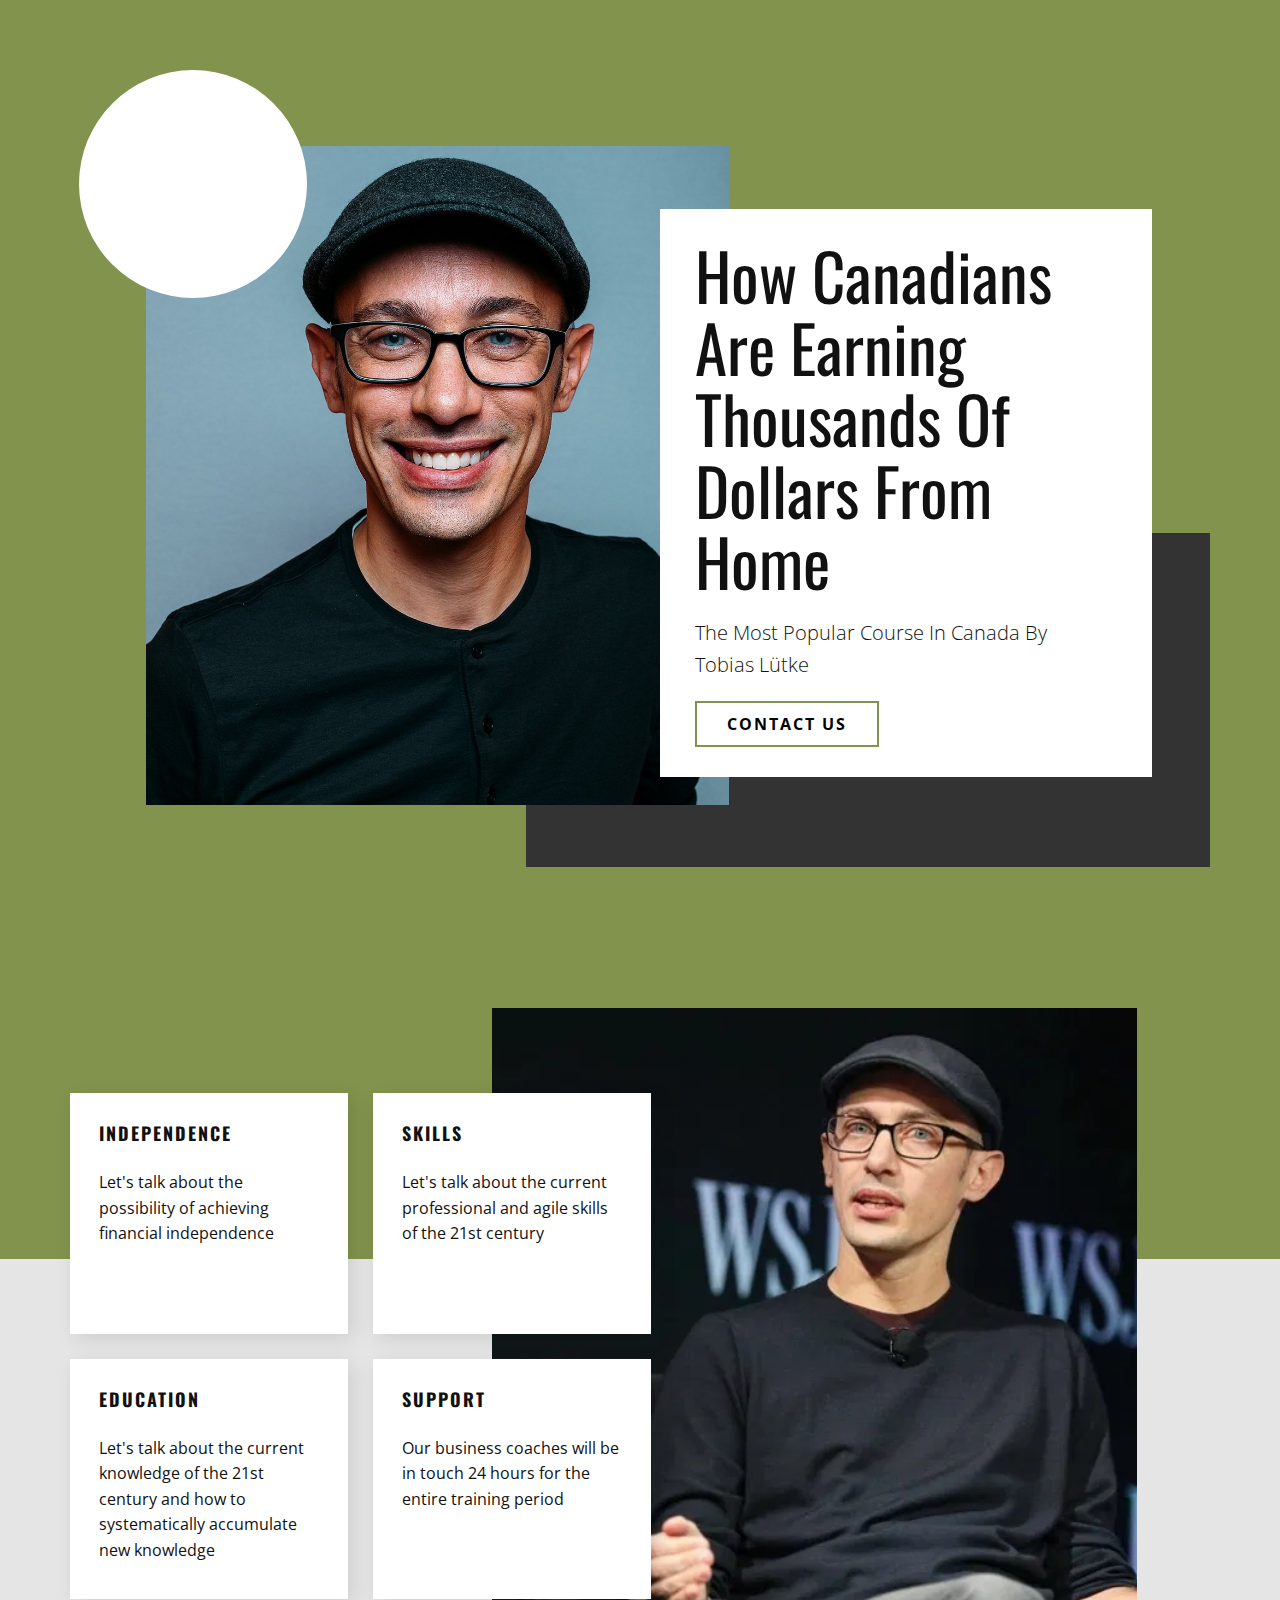
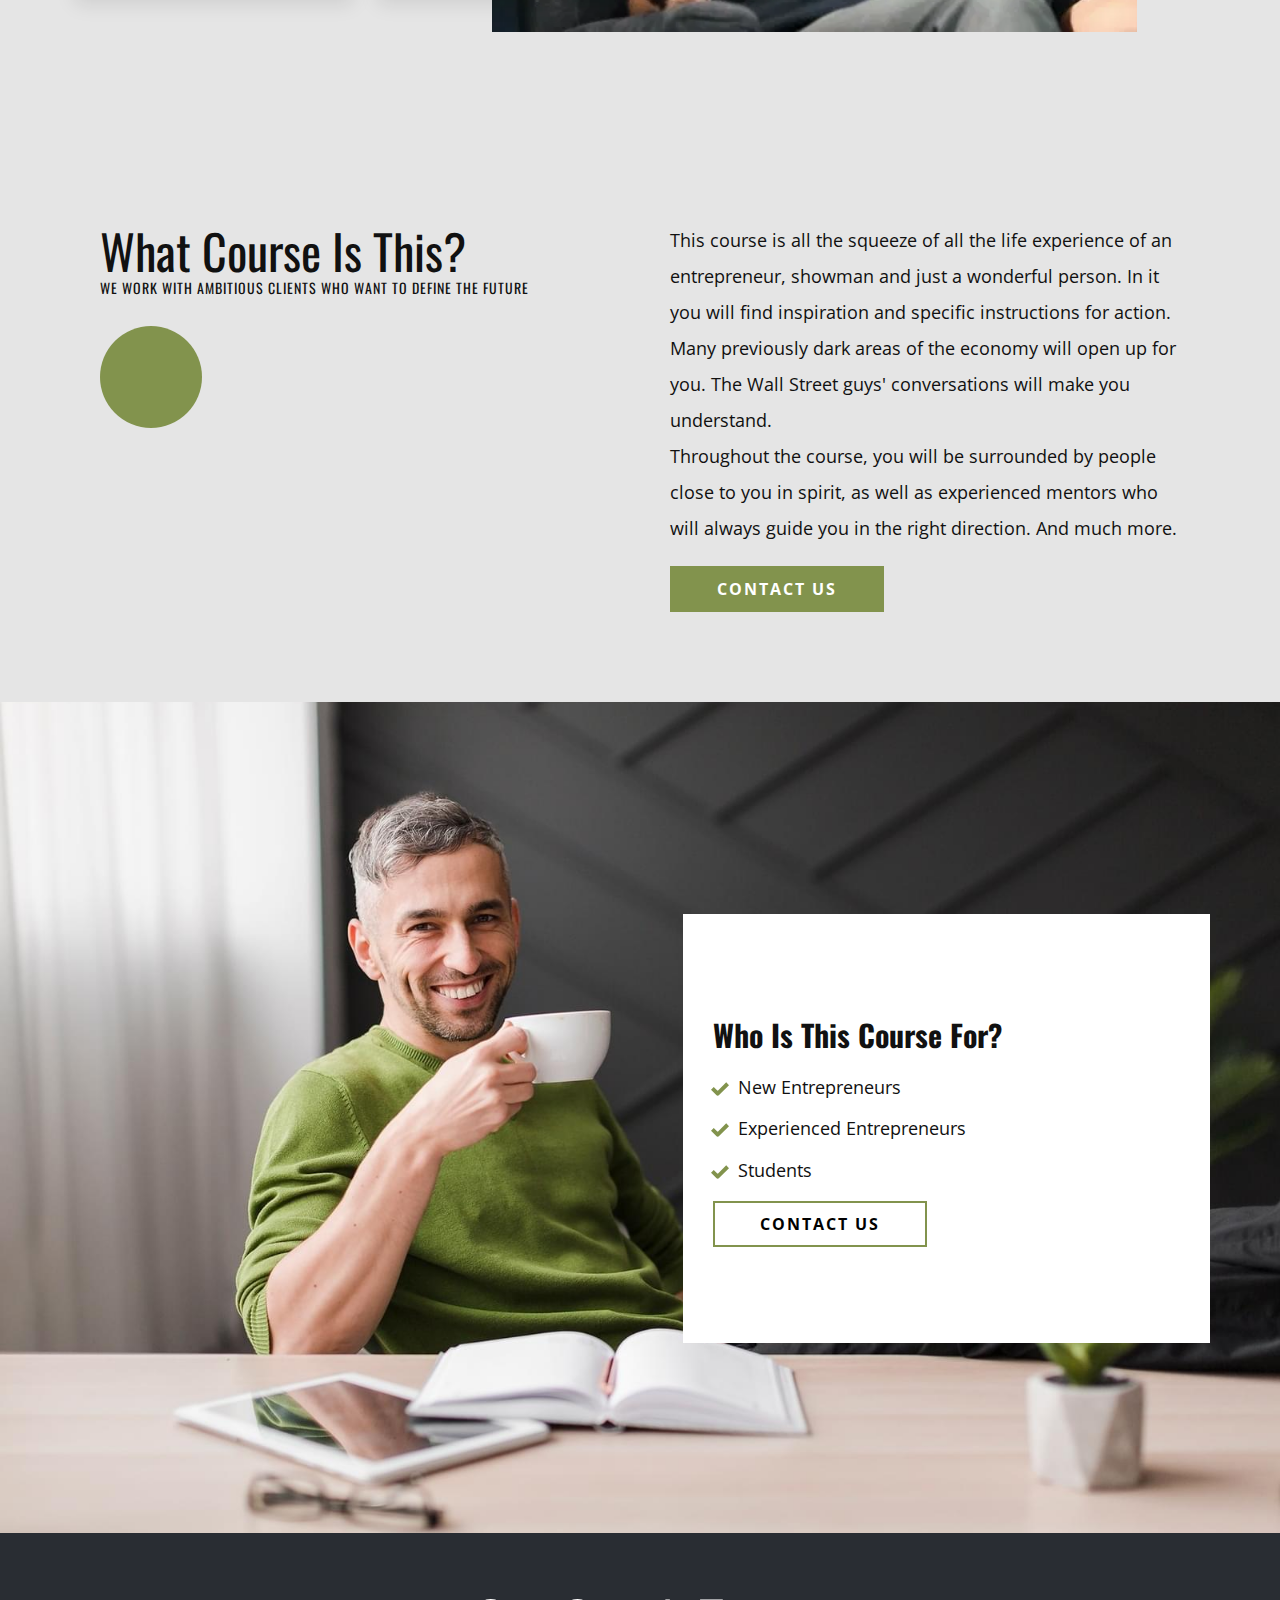
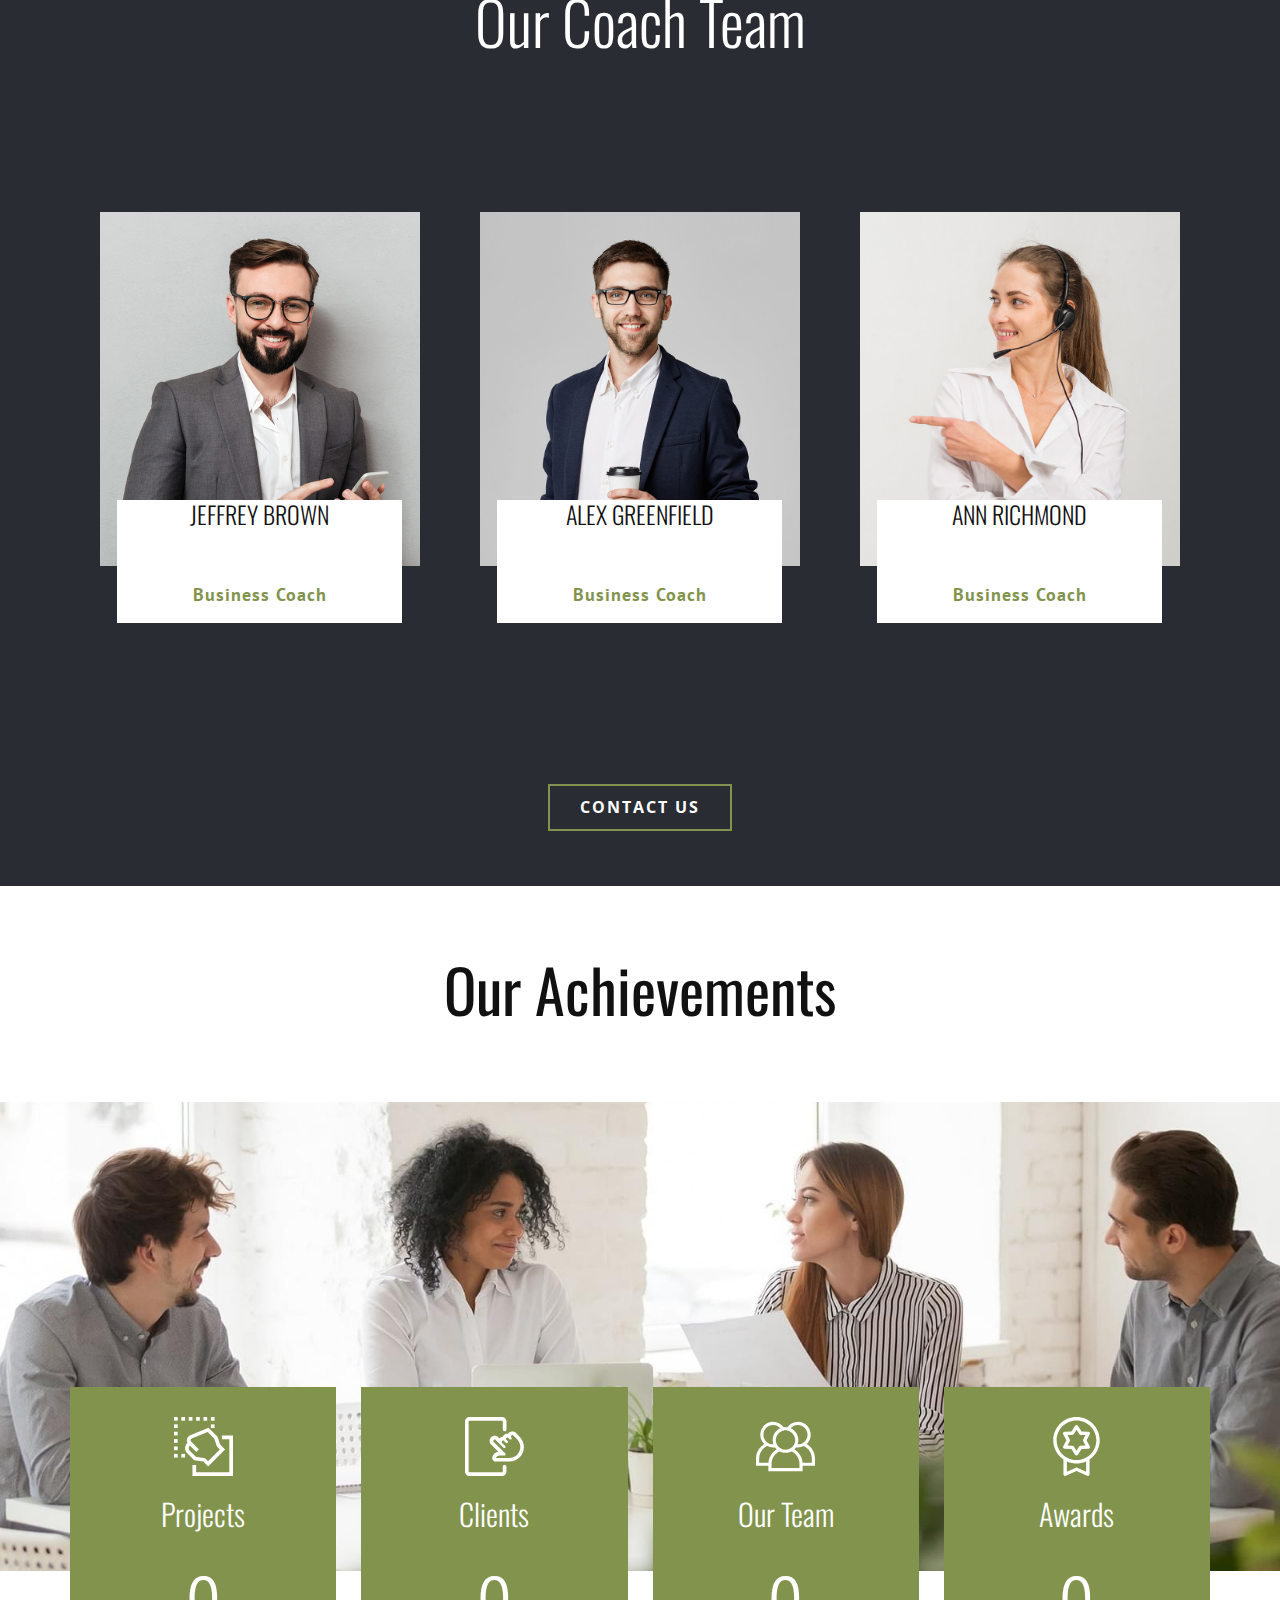
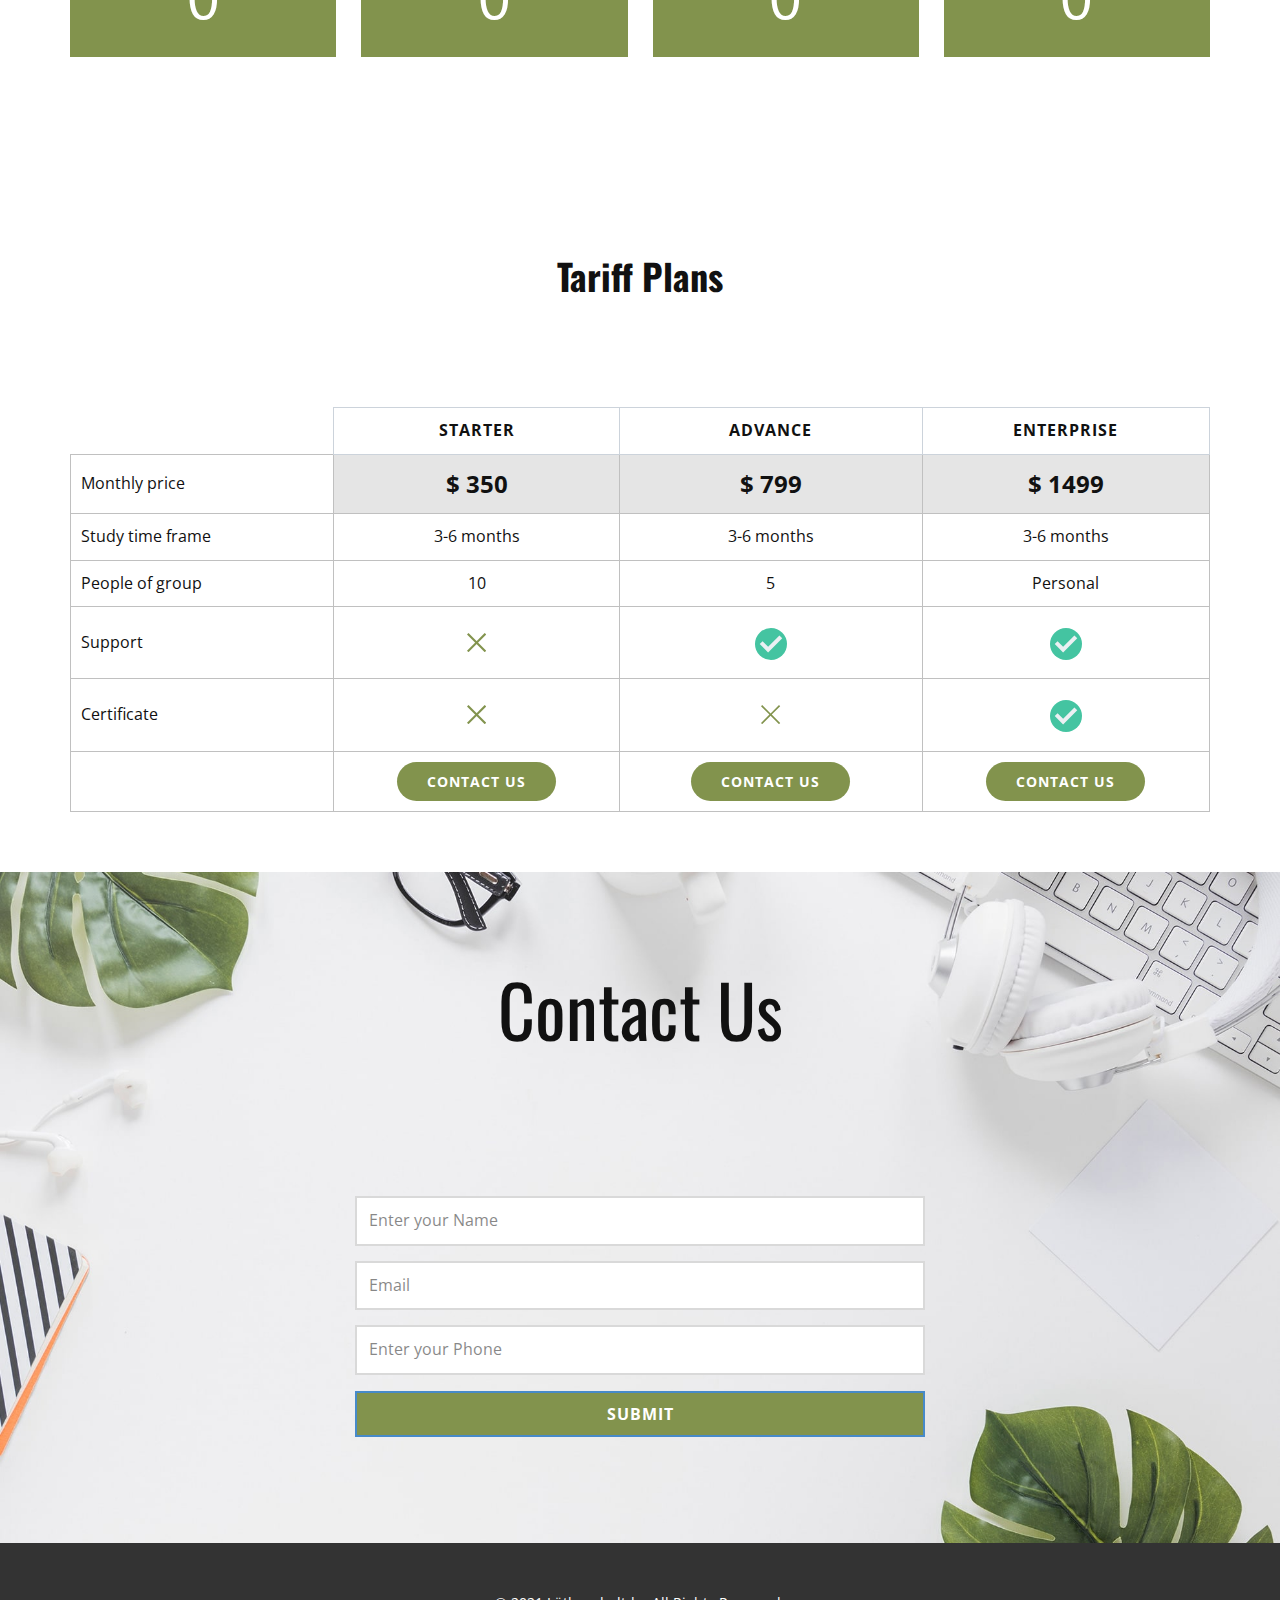
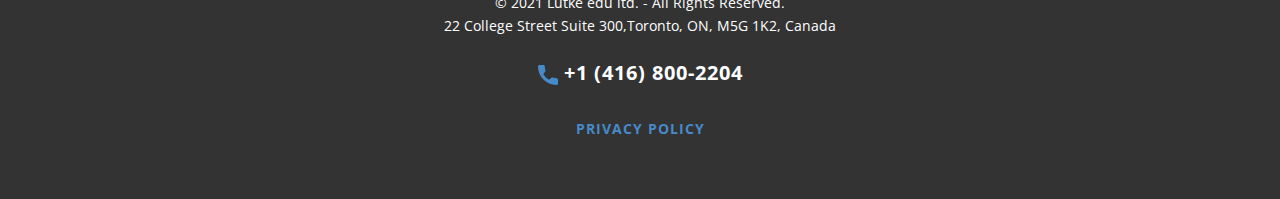
<file: Home.html>
<!DOCTYPE html>
<html style="font-size: 16px;">
  <head>
    <meta name="viewport" content="width=device-width, initial-scale=1.0">
    <meta charset="utf-8">
    <meta name="keywords" content="Consulting Firm, We believe that bold steps define the future, Our Creative Team, Key Features, Contact Us">
    <meta name="description" content="">
    <meta name="page_type" content="np-template-header-footer-from-plugin">
    <title>Home</title>
    <link rel="stylesheet" href="nicepage.css" media="screen">
<link rel="stylesheet" href="Home.css" media="screen">
    <script class="u-script" type="text/javascript" src="jquery.js" defer=""></script>
    <script class="u-script" type="text/javascript" src="nicepage.js" defer=""></script>
    <meta name="generator" content="Nicepage 3.15.3, nicepage.com">
    <link id="u-theme-google-font" rel="stylesheet" href="https://fonts.googleapis.com/css?family=Oswald:200,300,400,500,600,700|Open+Sans:300,300i,400,400i,600,600i,700,700i,800,800i">
    <link id="u-page-google-font" rel="stylesheet" href="https://fonts.googleapis.com/css?family=Oswald:200,300,400,500,600,700|PT+Sans:400,400i,700,700i|Oswald:200,300,400,500,600,700">









    <script type="application/ld+json">{
		"@context": "http://schema.org",
		"@type": "Organization",
		"name": "",
		"url": "index.html"
}</script>
    <meta property="og:title" content="Home">
    <meta property="og:type" content="website">
    <meta name="theme-color" content="#478ac9">
    <link rel="canonical" href="index.html">
    <meta property="og:url" content="index.html">
  </head>
  <body class="u-body">
    <section class="u-align-center-lg u-align-center-md u-align-center-sm u-align-center-xs u-clearfix u-palette-2-base u-section-1" id="carousel_e380">
      <div class="u-clearfix u-sheet u-sheet-1">
        <div class="u-grey-80 u-shape u-shape-rectangle u-shape-1"></div>
        <img class="u-image u-image-1" src="images/1200px-NYC-Commerce-Tobi-Lutki-561.jpg" data-image-width="1200" data-image-height="1800">
        <div class="u-preserve-proportions u-shape u-shape-circle u-white u-shape-2"></div>
        <div class="u-align-left u-container-style u-group u-white u-group-1">
          <div class="u-container-layout u-valign-middle u-container-layout-1">
            <h1 class="u-text u-title u-text-1">How Canadians are earning thousands of Dollars From Home</h1>
            <p class="u-text u-text-2">The Most Popular Course In Canada By<br>Tobias Lütke<br>
            </p>
            <a href="Home.html#carousel_0188" data-page-id="1758400604" class="u-active-palette-2-base u-border-2 u-border-palette-2-base u-btn u-button-style u-hover-palette-2-base u-none u-text-black u-text-hover-white u-btn-1">CONTACT US</a>
          </div>
        </div>
      </div>
    </section>
    <section class="u-align-center u-clearfix u-grey-10 u-section-2" id="carousel_08d3">
      <div class="u-expanded-width u-palette-2-base u-shape u-shape-rectangle u-shape-1"></div>
      <img class="u-image u-image-1" src="images/lutke-1.jpg.webp" data-image-width="800" data-image-height="500">
      <div class="u-list u-list-1">
        <div class="u-repeater u-repeater-1">
          <div class="u-align-left u-container-style u-list-item u-repeater-item u-white u-list-item-1">
            <div class="u-container-layout u-similar-container u-valign-top-md u-valign-top-sm u-valign-top-xs u-container-layout-1">
              <h4 class="u-text u-text-1">INDEPENDENCE</h4>
              <p class="u-text u-text-2">
                <br>Let's talk about the possibility of achieving financial independence
              </p>
            </div>
          </div>
          <div class="u-align-left u-container-style u-list-item u-repeater-item u-video-cover u-white u-list-item-2">
            <div class="u-container-layout u-similar-container u-valign-top-md u-valign-top-sm u-valign-top-xs u-container-layout-2">
              <h4 class="u-text u-text-3">Skills</h4>
              <p class="u-text u-text-4">
                <br>Let's talk about the current professional and agile skills of the 21st century
              </p>
            </div>
          </div>
          <div class="u-align-left u-container-style u-list-item u-repeater-item u-video-cover u-white u-list-item-3">
            <div class="u-container-layout u-similar-container u-valign-top-md u-valign-top-sm u-valign-top-xs u-container-layout-3">
              <h4 class="u-text u-text-5">EDUCATION</h4>
              <p class="u-text u-text-6">
                <br>Let's talk about the current knowledge of the 21st century and how to systematically accumulate new knowledge
              </p>
            </div>
          </div>
          <div class="u-align-left u-container-style u-list-item u-repeater-item u-video-cover u-white u-list-item-4">
            <div class="u-container-layout u-similar-container u-valign-top-md u-valign-top-sm u-valign-top-xs u-container-layout-4">
              <h4 class="u-text u-text-7">SUpPORT</h4>
              <p class="u-text u-text-8">
                <br>Our business coaches will be in touch 24 hours for the entire training period
              </p>
            </div>
          </div>
        </div>
      </div>
    </section>
    <section class="u-clearfix u-grey-10 u-section-3" id="sec-1203">
      <div class="u-clearfix u-sheet u-sheet-1">
        <div class="u-clearfix u-expanded-width u-layout-wrap u-layout-wrap-1">
          <div class="u-layout">
            <div class="u-layout-row">
              <div class="u-container-style u-layout-cell u-left-cell u-size-30 u-layout-cell-1">
                <div class="u-container-layout u-valign-top u-container-layout-1">
                  <h3 class="u-text u-text-1">What Course Is This? </h3>
                  <h5 class="u-text u-text-2">We work with ambitious clients who want to define the future</h5>
                  <div class="u-palette-2-base u-shape u-shape-circle u-shape-1"></div>
                </div>
              </div>
              <div class="u-container-style u-layout-cell u-right-cell u-size-30 u-layout-cell-2">
                <div class="u-container-layout u-valign-bottom u-container-layout-2">
                  <p class="u-text u-text-3">This course is all the squeeze of all the life experience of an entrepreneur, showman and just a wonderful person. In it you will find inspiration and specific instructions for action. Many previously dark areas of the economy will open up for you. The Wall Street guys' conversations will make you understand.<br>Throughout the course, you will be surrounded by people close to you in spirit, as well as experienced mentors who will always guide you in the right direction. And much more.
                  </p>
                  <a href="Home.html#carousel_0188" data-page-id="1758400604" class="u-active-grey-5 u-border-2 u-border-palette-2-base u-btn u-button-style u-hover-grey-10 u-palette-2-base u-text-active-black u-text-body-alt-color u-text-hover-black u-btn-1">contact us</a>
                </div>
              </div>
            </div>
          </div>
        </div>
      </div>
    </section>
    <section class="u-align-left u-clearfix u-image u-section-4" id="carousel_6b89">
      <div class="u-clearfix u-sheet u-sheet-1">
        <div class="u-align-left u-container-style u-expanded-width-xs u-group u-white u-group-1">
          <div class="u-container-layout u-valign-middle u-container-layout-1">
            <h3 class="u-text u-text-1">Who Is This Course For?<br>
            </h3>
            <ul class="u-custom-list u-spacing-13 u-text u-text-2">
              <li>
                <div class="u-list-icon u-text-palette-2-base">
                  <svg class="u-svg-content" viewBox="0 0 512 512" id="svg-227a" style="font-size: 1em; margin: -1em;"><path d="m433.1 67.1-231.8 231.9c-6.2 6.2-16.4 6.2-22.6 0l-99.8-99.8-78.9 78.8 150.5 150.5c10.5 10.5 24.6 16.3 39.4 16.3 14.8 0 29-5.9 39.4-16.3l282.7-282.5z" fill="currentColor"></path></svg>
                </div>New Entrepreneurs
              </li>
              <li>
                <div class="u-list-icon u-text-palette-2-base">
                  <svg class="u-svg-content" viewBox="0 0 512 512" id="svg-227a" style="font-size: 1em; margin: -1em;"><path d="m433.1 67.1-231.8 231.9c-6.2 6.2-16.4 6.2-22.6 0l-99.8-99.8-78.9 78.8 150.5 150.5c10.5 10.5 24.6 16.3 39.4 16.3 14.8 0 29-5.9 39.4-16.3l282.7-282.5z" fill="currentColor"></path></svg>
                </div>Experienced Entrepreneurs
              </li>
              <li>
                <div class="u-list-icon u-text-palette-2-base">
                  <svg class="u-svg-content" viewBox="0 0 512 512" id="svg-227a" style="font-size: 1em; margin: -1em;"><path d="m433.1 67.1-231.8 231.9c-6.2 6.2-16.4 6.2-22.6 0l-99.8-99.8-78.9 78.8 150.5 150.5c10.5 10.5 24.6 16.3 39.4 16.3 14.8 0 29-5.9 39.4-16.3l282.7-282.5z" fill="currentColor"></path></svg>
                </div>Students
              </li>
            </ul>
            <a href="Home.html#carousel_0188" data-page-id="1758400604" class="u-active-palette-2-base u-border-2 u-border-palette-2-base u-btn u-button-style u-hover-palette-2-base u-none u-text-black u-text-hover-white u-btn-1">contact us</a>
          </div>
        </div>
      </div>
    </section>
    <section class="u-align-center u-clearfix u-palette-5-dark-3 u-section-5" id="carousel_313b">
      <div class="u-clearfix u-sheet u-valign-middle u-sheet-1">
        <h1 class="u-custom-font u-font-oswald u-text u-text-1">Our Coach Team</h1>
        <div class="u-expanded-width-lg u-expanded-width-md u-expanded-width-xl u-list u-list-1">
          <div class="u-repeater u-repeater-1">
            <div class="u-align-center-lg u-align-center-md u-align-center-sm u-container-style u-list-item u-repeater-item">
              <div class="u-container-layout u-similar-container u-container-layout-1">
                <img class="u-expanded-width-lg u-expanded-width-md u-expanded-width-sm u-expanded-width-xs u-image u-image-1" src="images/OTSOUE0g.jpg">
                <div class="u-align-center-sm u-align-center-xs u-container-style u-group u-white u-group-1">
                  <div class="u-container-layout u-container-layout-2">
                    <h4 class="u-custom-font u-font-oswald u-text u-text-2">Jeffrey Brown</h4>
                    <h6 class="u-align-center u-custom-font u-font-pt-sans u-text u-text-palette-2-base u-text-3">Business coach</h6>
                  </div>
                </div>
              </div>
            </div>
            <div class="u-align-center u-container-style u-list-item u-repeater-item">
              <div class="u-container-layout u-similar-container u-container-layout-3">
                <img class="u-expanded-width-lg u-expanded-width-md u-expanded-width-sm u-expanded-width-xs u-image u-image-2" src="images/11.jpg">
                <div class="u-align-center-sm u-align-center-xs u-container-style u-group u-white u-group-2">
                  <div class="u-container-layout u-container-layout-4">
                    <h4 class="u-custom-font u-font-oswald u-text u-text-4">Alex Greenfield</h4>
                    <h6 class="u-align-center u-custom-font u-font-pt-sans u-text u-text-palette-2-base u-text-5">Business Coach</h6>
                  </div>
                </div>
              </div>
            </div>
            <div class="u-align-center u-container-style u-list-item u-repeater-item">
              <div class="u-container-layout u-similar-container u-container-layout-5">
                <img class="u-expanded-width-lg u-expanded-width-md u-expanded-width-sm u-expanded-width-xs u-image u-image-3" src="images/de.jpg">
                <div class="u-align-center-sm u-align-center-xs u-container-style u-group u-white u-group-3">
                  <div class="u-container-layout u-container-layout-6">
                    <h4 class="u-custom-font u-font-oswald u-text u-text-6">Ann Richmond</h4>
                    <h6 class="u-align-center u-custom-font u-font-pt-sans u-text u-text-palette-2-base u-text-7">Business Coach</h6>
                  </div>
                </div>
              </div>
            </div>
          </div>
        </div>
        <a href="Home.html#carousel_0188" data-page-id="1758400604" class="u-active-palette-2-base u-border-2 u-border-active-palette-2-base u-border-hover-palette-2-base u-border-palette-2-base u-btn u-button-style u-hover-palette-2-base u-none u-text-active-white u-text-body-alt-color u-text-hover-white u-btn-1">CONTACT US</a>
      </div>
    </section>
    <section class="u-align-center u-clearfix u-section-6" src="" id="carousel_e81e">
      <h1 class="u-text u-text-1">Our&nbsp;Achievements</h1>
      <img class="u-expanded-width u-image u-image-1" src="images/-min.jpg" data-image-width="1600" data-image-height="1067">
      <div class="u-list u-list-1">
        <div class="u-repeater u-repeater-1">
          <div class="u-align-center u-container-style u-list-item u-palette-2-base u-repeater-item u-shape-rectangle u-video-cover u-list-item-1">
            <div class="u-container-layout u-similar-container u-container-layout-1"><span class="u-icon u-icon-circle u-text-white u-icon-1">
            <svg class="u-svg-link" preserveAspectRatio="xMidYMin slice" viewBox="0 0 128 128" style=""><use xmlns:xlink="http://www.w3.org/1999/xlink" xlink:href="#svg-5e7a"></use></svg>
            <svg xmlns="http://www.w3.org/2000/svg" xmlns:xlink="http://www.w3.org/1999/xlink" version="1.1" xml:space="preserve" class="u-svg-content" viewBox="0 0 128 128" id="svg-5e7a"><polygon points="104 40 104 48 120 48 120 120 48 120 48 104 40 104 40 128 128 128 128 40"></polygon><rect x="80" width="8" height="8"></rect><rect x="16" width="8" height="8"></rect><rect x="32" width="8" height="8"></rect><rect x="16" y="80" width="8" height="8"></rect><rect x="48" width="8" height="8"></rect><rect x="64" width="8" height="8"></rect><rect width="8" height="8"></rect><rect y="48" width="8" height="8"></rect><rect y="64" width="8" height="8"></rect><rect y="32" width="8" height="8"></rect><rect y="16" width="8" height="8"></rect><rect x="80" y="16" width="8" height="8"></rect><rect y="80" width="8" height="8"></rect><path d="m63.6 96.8 10.4 10.4 36.8-36.8-10.6-10.6-5.7-17-19.6-19.5-39.5 16.2c-6.1 2.5-9.1 9.5-6.5 15.7l0.3 0.6-0.5 0.5c-6.2 6.2-6.2 16.4 0 22.6l15.1 15.1 19.8 2.8zm-31.6-29.2c0-2.1 0.8-4.2 2.3-5.7l14.1 14.1 5.7-5.7-17-17c-1.6-1.6-1.6-4.1 0-5.7 0.4-0.4 0.8-0.7 1.3-0.9l34.6-14 14.4 14.4 5.7 17 6.3 6.3-25.5 25.5-6.6-6.6-19.8-2.8-13.2-13.3c-1.5-1.5-2.3-3.5-2.3-5.6z"></path></svg>
          </span>
              <h4 class="u-text u-text-body-alt-color u-text-2">Projects</h4>
              <p class="u-custom-font u-font-pt-sans u-text u-text-body-alt-color u-text-3" data-animation-name="counter" data-animation-event="scroll" data-animation-duration="3000">100</p>
            </div>
          </div>
          <div class="u-align-center u-container-style u-custom-background u-list-item u-palette-2-base u-repeater-item u-shape-rectangle u-video-cover u-list-item-2">
            <div class="u-container-layout u-similar-container u-container-layout-2"><span class="u-icon u-icon-circle u-text-white u-icon-2">
            <svg class="u-svg-link" preserveAspectRatio="xMidYMin slice" viewBox="0 0 128 128" style=""><use xmlns:xlink="http://www.w3.org/1999/xlink" xlink:href="#svg-e6b7"></use></svg>
            <svg xmlns="http://www.w3.org/2000/svg" xmlns:xlink="http://www.w3.org/1999/xlink" version="1.1" xml:space="preserve" class="u-svg-content" viewBox="0 0 128 128" id="svg-e6b7"><path d="m102.7 39.2c0.8 0 1.5 0.3 2.1 0.9l7.8 7.8c4.8 4.8 7.7 11.5 7.4 18.3-0.6 12.6-11 22.6-23.7 22.6h-29c-0.1 0-0.1-0.1-0.1-0.2 1.1-3 4.1-5.2 7.5-5.2h10.5c0.9 0 1.8-0.4 2.3-1.1 0.8-1.1 0.7-2.6-0.3-3.5l-24.9-24.8c-0.6-0.6-0.9-1.3-0.9-2.1s0.3-1.5 0.9-2.1 1.3-0.8 2.1-0.8 1.5 0.3 2.1 0.8l16.9 16.9c0.5 0.5 1.2 0.8 1.9 0.8s1.4-0.3 1.9-0.8 0.8-1.2 0.8-1.9-0.3-1.4-0.8-1.9l-6.7-6.7c-0.6-0.6-0.9-1.3-0.9-2.1s0.3-1.5 0.9-2.1 1.3-0.8 2.1-0.8 1.5 0.3 2.1 0.8l4 4c0.5 0.5 1.2 0.8 1.9 0.8s1.4-0.3 1.9-0.8 0.8-1.2 0.8-1.9-0.3-1.4-0.8-1.9l-2.7-2.7c-0.5-0.5-0.8-1.2-0.8-2s0.3-1.5 0.9-2.1 1.3-0.9 2.1-0.9 1.5 0.3 2.1 0.9l2.7 2.7c0.5 0.5 1.2 0.8 1.9 0.8s1.4-0.3 1.9-0.8 0.8-1.2 0.8-1.9-0.2-1.3-0.7-1.8c-0.8-0.9-1.2-2.1-0.8-3.3 0.5-1.3 1.6-1.9 2.8-1.9m0-8c-2.9 0-5.7 1.1-7.8 3.2-0.7 0.7-1.2 1.4-1.7 2.1 0 0-0.1 0.1-0.1 0-0.4 0-0.8-0.1-1.1-0.1-2.9 0-5.7 1.1-7.8 3.2-1 1-1.8 2.2-2.3 3.4 0 0 0 0.1-0.1 0.1-2.6 0.2-5.1 1.3-6.9 3.2l-0.2 0.2-2.5-2.5c-2-2-4.9-3.2-7.8-3.2s-5.7 1.1-7.8 3.2-3.2 4.9-3.2 7.8c0 3 1.2 5.7 3.2 7.8l15.8 15.8c0.1 0.1 0 0.2-0.1 0.2-5.8 0.8-10.8 4.8-12.8 10.5-1.9 5.2 2 10.7 7.5 10.7h29.1c8.5 0 16.4-3.3 22.4-9.3 6.1-6.1 9.4-14.3 9.3-23-0.1-8.4-3.8-16.4-9.8-22.4l-7.8-7.8c-1.8-2-4.6-3.1-7.5-3.1z"></path><path d="m82.1 118c0 1.1-0.9 2-2 2h-70.2c-1.1 0-2-0.9-2-2v-108c0-1.1 0.9-2 2-2h70.1c1.1 0 2 0.9 2 2v16.9c0 2.2 1.8 4 4 4s4-1.8 4-4v-16.9c0-5.5-4.5-10-9.9-10h-70.2c-5.4 0-9.9 4.5-9.9 10v108c0 5.5 4.5 10 9.9 10h70.1c5.5 0 9.9-4.5 9.9-10v-10.6c0-2.2-1.8-4-4-4s-4 1.8-4 4v10.6z"></path></svg>
          </span>
              <h4 class="u-text u-text-body-alt-color u-text-4">Clients</h4>
              <p class="u-custom-font u-font-pt-sans u-text u-text-body-alt-color u-text-5" data-animation-name="counter" data-animation-event="scroll" data-animation-duration="3000">880</p>
            </div>
          </div>
          <div class="u-align-center u-container-style u-list-item u-palette-2-base u-repeater-item u-shape-rectangle u-video-cover">
            <div class="u-container-layout u-similar-container u-container-layout-3"><span class="u-icon u-icon-circle u-icon-3"><svg class="u-svg-link" preserveAspectRatio="xMidYMin slice" viewBox="0 0 372.483 372.483" style=""><use xmlns:xlink="http://www.w3.org/1999/xlink" xlink:href="#svg-32f8"></use></svg><svg class="u-svg-content" viewBox="0 0 372.483 372.483" x="0px" y="0px" id="svg-32f8" style="enable-background:new 0 0 372.483 372.483;"><g id="XMLID_10_"><g><path d="M372.482,263.045c0-21.796-6.527-42.842-18.877-60.863c-8.883-12.962-20.322-23.726-33.578-31.725    c15.607-14.78,25.372-35.67,25.372-58.811c0-44.684-36.354-81.038-81.037-81.038c-26.496,0-51.316,13.104-66.392,34.615    c-3.831-0.558-7.745-0.859-11.729-0.859s-7.897,0.302-11.728,0.859c-15.077-21.511-39.897-34.615-66.392-34.615    c-44.684,0-81.038,36.354-81.038,81.038c0,23.141,9.765,44.031,25.373,58.811c-13.257,7.998-24.696,18.763-33.578,31.724    C6.528,220.203,0,241.249,0,263.045v45.075h78.121v33.755h216.242V308.12h78.12v-45.075H372.482z M264.362,50.609    c33.656,0,61.037,27.381,61.037,61.038s-27.381,61.038-61.037,61.038c-0.603,0-1.206-0.009-1.81-0.027    c0.046-0.128,0.084-0.259,0.129-0.387c1.042-2.954,1.911-5.988,2.608-9.087c0.049-0.22,0.105-0.438,0.152-0.659    c0.181-0.836,0.34-1.68,0.495-2.526c0.073-0.4,0.148-0.799,0.215-1.2c0.126-0.755,0.24-1.513,0.345-2.274    c0.073-0.529,0.139-1.058,0.202-1.588c0.079-0.672,0.156-1.345,0.219-2.022c0.064-0.691,0.112-1.383,0.158-2.076    c0.036-0.546,0.081-1.09,0.106-1.639c0.055-1.177,0.086-2.356,0.09-3.536c0-0.087,0.007-0.172,0.007-0.26    c0-0.047-0.004-0.094-0.004-0.141c-0.002-1.205-0.037-2.403-0.091-3.597c-0.016-0.347-0.037-0.693-0.057-1.039    c-0.059-1.015-0.136-2.025-0.231-3.03c-0.022-0.228-0.04-0.456-0.063-0.683c-3.022-29.209-21.475-54.21-48.095-65.774    C230.208,58.253,246.8,50.609,264.362,50.609z M165.122,88.131c0.195-0.071,0.392-0.138,0.587-0.208    c0.607-0.217,1.219-0.423,1.834-0.622c0.466-0.149,0.935-0.293,1.407-0.431c0.343-0.101,0.687-0.198,1.032-0.294    c0.616-0.169,1.235-0.334,1.86-0.485c4.62-1.122,9.438-1.731,14.397-1.731c4.963,0.004,9.783,0.614,14.404,1.736    c0.621,0.15,1.236,0.314,1.849,0.482c0.35,0.097,0.7,0.195,1.047,0.298c0.466,0.137,0.93,0.279,1.391,0.426    c0.623,0.201,1.242,0.409,1.856,0.629c0.189,0.067,0.378,0.131,0.566,0.2c20.413,7.549,35.718,25.716,39.182,47.763    c0.027,0.176,0.053,0.353,0.079,0.53c0.111,0.747,0.204,1.5,0.287,2.255c0.03,0.278,0.062,0.555,0.089,0.834    c0.066,0.689,0.115,1.383,0.159,2.079c0.018,0.298,0.043,0.595,0.057,0.894c0.042,0.889,0.065,1.783,0.068,2.682    c0,0.078,0.005,0.154,0.005,0.232c0,0.036-0.002,0.073-0.002,0.109c-0.002,0.87-0.028,1.734-0.066,2.595    c-0.012,0.271-0.024,0.542-0.04,0.812c-0.047,0.832-0.109,1.66-0.189,2.482c-0.031,0.318-0.073,0.635-0.109,0.952    c-0.061,0.532-0.129,1.063-0.203,1.591c-0.058,0.411-0.116,0.823-0.182,1.232c-0.101,0.623-0.213,1.242-0.333,1.859    c-0.107,0.549-0.224,1.096-0.346,1.642c-0.073,0.329-0.149,0.658-0.228,0.985c-0.195,0.811-0.409,1.617-0.637,2.42    c-0.091,0.319-0.176,0.64-0.272,0.956c-0.139,0.46-0.289,0.916-0.438,1.372c-0.12,0.365-0.243,0.728-0.37,1.09    c-0.144,0.411-0.286,0.823-0.438,1.231c-0.259,0.693-0.531,1.38-0.814,2.061c-0.126,0.304-0.26,0.605-0.391,0.908    c-0.247,0.567-0.501,1.131-0.765,1.689c-0.031,0.066-0.062,0.132-0.093,0.198c-0.095,0.198-0.189,0.397-0.286,0.595    c-0.296,0.604-0.604,1.201-0.92,1.793c-0.123,0.23-0.242,0.463-0.368,0.692c-0.008,0.015-0.016,0.029-0.024,0.043    c-0.346,0.63-0.707,1.25-1.074,1.866c-0.146,0.244-0.29,0.489-0.439,0.73c-0.4,0.649-0.811,1.291-1.234,1.923    c-0.263,0.393-0.538,0.778-0.81,1.165c-0.231,0.328-0.461,0.657-0.698,0.98c-0.307,0.418-0.62,0.831-0.938,1.242    c-0.216,0.279-0.434,0.556-0.654,0.832c-0.336,0.42-0.675,0.838-1.021,1.249c-0.215,0.255-0.436,0.505-0.655,0.756    c-0.36,0.413-0.719,0.827-1.089,1.23c-0.22,0.239-0.448,0.469-0.672,0.705c-0.602,0.635-1.218,1.256-1.846,1.865    c-0.373,0.361-0.744,0.723-1.126,1.074c-0.264,0.243-0.535,0.479-0.804,0.718c-0.438,0.389-0.879,0.774-1.328,1.15    c-0.228,0.191-0.458,0.38-0.689,0.568c-0.543,0.442-1.093,0.875-1.652,1.299c-0.152,0.115-0.302,0.232-0.455,0.346    c-10.16,7.553-22.736,12.03-36.34,12.03c-13.605,0-26.183-4.478-36.343-12.033c-0.15-0.112-0.297-0.227-0.446-0.34    c-0.561-0.425-1.114-0.861-1.659-1.305c-0.229-0.187-0.458-0.374-0.684-0.564c-0.451-0.378-0.893-0.765-1.333-1.155    c-0.267-0.238-0.537-0.472-0.8-0.714c-0.383-0.352-0.755-0.715-1.129-1.076c-0.631-0.611-1.248-1.234-1.852-1.871    c-0.221-0.233-0.447-0.46-0.664-0.696c-0.371-0.404-0.73-0.819-1.09-1.232c-0.219-0.251-0.439-0.5-0.654-0.755    c-0.347-0.411-0.685-0.829-1.021-1.248c-0.22-0.276-0.439-0.553-0.655-0.833c-0.317-0.41-0.63-0.823-0.937-1.241    c-0.237-0.324-0.468-0.654-0.699-0.983c-0.272-0.386-0.546-0.77-0.808-1.162c-0.425-0.635-0.838-1.279-1.239-1.93    c-0.147-0.239-0.289-0.48-0.433-0.721c-0.373-0.625-0.738-1.253-1.089-1.892c-0.129-0.235-0.251-0.474-0.378-0.71    c-0.316-0.594-0.625-1.193-0.922-1.798c-0.106-0.215-0.209-0.432-0.312-0.648c-0.016-0.033-0.031-0.066-0.046-0.099    c-0.277-0.584-0.542-1.174-0.801-1.769c-0.123-0.283-0.248-0.565-0.366-0.849c-0.29-0.696-0.567-1.398-0.832-2.106    c-0.143-0.382-0.275-0.768-0.41-1.153c-0.139-0.395-0.273-0.793-0.404-1.192c-0.141-0.432-0.283-0.864-0.415-1.298    c-0.197-0.649-0.383-1.302-0.558-1.959c-0.123-0.461-0.234-0.926-0.347-1.39c-0.088-0.365-0.173-0.73-0.254-1.097    c-0.1-0.45-0.201-0.899-0.291-1.351c-0.139-0.704-0.266-1.412-0.38-2.124c-0.062-0.384-0.116-0.769-0.171-1.153    c-0.081-0.569-0.154-1.141-0.219-1.715c-0.032-0.283-0.069-0.566-0.098-0.849c-0.083-0.843-0.146-1.692-0.194-2.544    c-0.014-0.245-0.025-0.49-0.036-0.735c-0.041-0.911-0.07-1.825-0.07-2.745c0-0.986,0.028-1.965,0.075-2.94    c0.013-0.265,0.035-0.528,0.05-0.792c0.044-0.732,0.097-1.462,0.167-2.188c0.024-0.253,0.053-0.505,0.08-0.757    c0.086-0.786,0.183-1.568,0.299-2.345c0.022-0.151,0.044-0.303,0.068-0.454C129.393,113.864,144.701,95.685,165.122,88.131z     M47.083,111.647c0-33.656,27.381-61.038,61.038-61.038c17.563,0,34.154,7.645,45.625,20.529    c-26.629,11.568-45.086,36.581-48.099,65.802c-0.021,0.198-0.036,0.397-0.055,0.596c-0.1,1.041-0.179,2.086-0.239,3.137    c-0.018,0.32-0.038,0.639-0.053,0.96c-0.057,1.251-0.096,2.506-0.096,3.77c0,1.276,0.037,2.549,0.097,3.821    c0.024,0.512,0.066,1.019,0.099,1.528c0.049,0.732,0.099,1.464,0.167,2.194c0.06,0.649,0.134,1.294,0.21,1.939    c0.066,0.562,0.136,1.122,0.214,1.682c0.102,0.735,0.212,1.467,0.333,2.196c0.073,0.433,0.153,0.865,0.232,1.297    c0.15,0.816,0.303,1.63,0.477,2.437c0.058,0.266,0.124,0.53,0.184,0.795c0.679,3.003,1.522,5.943,2.526,8.81    c0.064,0.185,0.12,0.372,0.185,0.556c-0.603,0.018-1.207,0.027-1.809,0.027C74.464,172.684,47.083,145.303,47.083,111.647z     M94.888,239.148c-0.22,0.347-0.43,0.7-0.646,1.049c-0.457,0.738-0.91,1.478-1.348,2.225c-0.245,0.417-0.481,0.837-0.719,1.257    c-0.394,0.693-0.783,1.388-1.161,2.089c-0.238,0.441-0.472,0.884-0.704,1.327c-0.364,0.697-0.719,1.398-1.067,2.101    c-0.219,0.442-0.437,0.883-0.649,1.327c-0.354,0.741-0.695,1.488-1.032,2.236c-0.183,0.407-0.371,0.811-0.548,1.22    c-0.39,0.896-0.762,1.799-1.127,2.705c-0.107,0.265-0.221,0.527-0.325,0.792c-0.463,1.177-0.906,2.362-1.326,3.553    c-0.096,0.273-0.182,0.549-0.277,0.822c-0.316,0.918-0.624,1.839-0.915,2.764c-0.133,0.425-0.256,0.852-0.384,1.278    c-0.235,0.784-0.466,1.569-0.683,2.359c-0.129,0.47-0.252,0.941-0.375,1.413c-0.198,0.758-0.388,1.518-0.568,2.281    c-0.115,0.483-0.227,0.966-0.334,1.45c-0.172,0.773-0.333,1.549-0.488,2.326c-0.093,0.467-0.189,0.934-0.276,1.403    c-0.157,0.846-0.298,1.696-0.435,2.547c-0.064,0.4-0.135,0.798-0.195,1.198c-0.186,1.25-0.355,2.503-0.497,3.762    c-0.002,0.015-0.003,0.03-0.004,0.045c-0.129,1.145-0.24,2.292-0.333,3.443H20v-25.075c0-34.258,19.694-65.013,50.548-79.631    c11.24,5.908,24.017,9.271,37.572,9.271c3.92,0,7.852-0.29,11.754-0.864c0.608,0.867,1.226,1.725,1.866,2.567    c0.216,0.283,0.44,0.559,0.66,0.839c0.632,0.808,1.273,1.607,1.935,2.39c0.271,0.321,0.549,0.635,0.825,0.952    c0.62,0.712,1.25,1.415,1.894,2.104c0.338,0.363,0.682,0.72,1.026,1.077c0.589,0.607,1.186,1.205,1.793,1.794    c0.228,0.221,0.443,0.455,0.673,0.674c-0.869,0.525-1.73,1.063-2.583,1.612c-0.139,0.089-0.275,0.183-0.413,0.273    c-0.853,0.554-1.697,1.12-2.533,1.697c-0.289,0.2-0.577,0.402-0.865,0.604c-0.745,0.525-1.482,1.059-2.213,1.602    c-0.231,0.172-0.465,0.34-0.694,0.514c-0.93,0.703-1.849,1.419-2.756,2.151c-0.198,0.16-0.392,0.325-0.59,0.487    c-0.722,0.591-1.437,1.192-2.143,1.802c-0.274,0.236-0.546,0.474-0.818,0.713c-0.707,0.623-1.405,1.255-2.096,1.896    c-0.18,0.167-0.364,0.331-0.543,0.5c-0.848,0.798-1.683,1.611-2.506,2.438c-0.214,0.215-0.423,0.434-0.635,0.65    c-0.63,0.643-1.253,1.293-1.868,1.952c-0.244,0.262-0.488,0.524-0.73,0.789c-0.692,0.756-1.374,1.522-2.045,2.299    c-0.105,0.122-0.214,0.24-0.319,0.363c-0.765,0.893-1.513,1.803-2.251,2.722c-0.206,0.256-0.407,0.516-0.61,0.775    c-0.555,0.705-1.102,1.417-1.64,2.136c-0.208,0.278-0.417,0.554-0.622,0.834c-0.704,0.96-1.399,1.928-2.074,2.913    C96.274,236.998,95.572,238.069,94.888,239.148z M98.121,321.876v-13.755v-11.32c0-1.11,0.021-2.216,0.062-3.319    c0.013-0.363,0.042-0.723,0.06-1.085c0.036-0.736,0.07-1.473,0.124-2.206c0.033-0.445,0.083-0.886,0.123-1.33    c0.058-0.646,0.11-1.293,0.182-1.935c0.053-0.47,0.122-0.937,0.182-1.406c0.078-0.611,0.151-1.223,0.241-1.831    c0.073-0.484,0.161-0.964,0.241-1.446c0.098-0.586,0.189-1.174,0.299-1.757c0.093-0.493,0.201-0.981,0.302-1.472    c0.116-0.566,0.227-1.134,0.354-1.696c0.112-0.496,0.24-0.987,0.36-1.481c0.135-0.55,0.264-1.103,0.409-1.65    c0.132-0.497,0.278-0.989,0.418-1.482c0.152-0.537,0.3-1.075,0.462-1.608c0.151-0.496,0.317-0.988,0.476-1.481    c0.17-0.523,0.335-1.047,0.514-1.566c0.17-0.491,0.353-0.978,0.531-1.465c0.188-0.514,0.372-1.03,0.569-1.54    c0.188-0.485,0.388-0.964,0.583-1.446c0.205-0.503,0.407-1.009,0.621-1.508c0.207-0.481,0.425-0.957,0.64-1.433    c0.221-0.491,0.44-0.984,0.67-1.47c0.225-0.475,0.461-0.944,0.694-1.415c0.238-0.48,0.473-0.961,0.719-1.436    c0.243-0.468,0.496-0.93,0.747-1.393c0.254-0.469,0.505-0.938,0.767-1.402c0.26-0.46,0.53-0.913,0.797-1.368    c0.27-0.458,0.538-0.917,0.817-1.371c0.277-0.451,0.563-0.895,0.848-1.341c0.286-0.447,0.57-0.894,0.864-1.336    s0.596-0.878,0.898-1.314c0.301-0.435,0.601-0.87,0.909-1.3c0.31-0.432,0.629-0.858,0.948-1.285    c0.316-0.423,0.631-0.846,0.954-1.263c0.326-0.421,0.66-0.836,0.994-1.252c0.331-0.412,0.663-0.823,1.001-1.229    c0.341-0.408,0.689-0.811,1.037-1.213c0.347-0.401,0.695-0.802,1.05-1.198c0.355-0.396,0.718-0.786,1.08-1.176    c0.362-0.389,0.724-0.776,1.093-1.158c0.37-0.384,0.747-0.762,1.125-1.139c0.377-0.377,0.756-0.752,1.14-1.123    c0.383-0.369,0.772-0.733,1.163-1.096c0.392-0.364,0.786-0.727,1.185-1.085c0.398-0.356,0.8-0.707,1.205-1.056    c0.406-0.351,0.815-0.7,1.228-1.044c0.411-0.342,0.826-0.679,1.244-1.014c0.421-0.338,0.845-0.673,1.273-1.004    c0.423-0.326,0.85-0.648,1.279-0.968c0.436-0.325,0.875-0.646,1.319-0.963c0.434-0.311,0.872-0.617,1.313-0.921    c0.452-0.311,0.906-0.618,1.364-0.921c0.445-0.294,0.894-0.585,1.345-0.872c0.467-0.297,0.937-0.59,1.41-0.878    c0.456-0.278,0.915-0.553,1.377-0.823c0.48-0.281,0.964-0.558,1.451-0.831c0.467-0.262,0.937-0.521,1.41-0.775    c0.495-0.266,0.994-0.527,1.496-0.785c0.476-0.245,0.954-0.486,1.436-0.723c0.379-0.186,0.762-0.366,1.145-0.547    c11.239,5.908,24.018,9.27,37.572,9.27c13.555,0,26.333-3.362,37.572-9.27c0.38,0.18,0.76,0.359,1.136,0.543    c0.488,0.24,0.971,0.484,1.453,0.731c0.496,0.255,0.99,0.513,1.48,0.776c0.478,0.257,0.953,0.519,1.425,0.784    c0.481,0.27,0.959,0.543,1.433,0.821c0.469,0.274,0.934,0.553,1.396,0.835c0.467,0.285,0.93,0.573,1.39,0.866    c0.458,0.291,0.912,0.585,1.363,0.884c0.453,0.299,0.902,0.603,1.348,0.91c0.445,0.307,0.888,0.616,1.327,0.93    c0.439,0.314,0.873,0.632,1.305,0.954c0.434,0.322,0.865,0.647,1.292,0.977c0.424,0.328,0.844,0.66,1.262,0.995    c0.42,0.337,0.838,0.676,1.252,1.02c0.411,0.342,0.817,0.689,1.221,1.038c0.407,0.351,0.812,0.704,1.212,1.063    c0.396,0.355,0.787,0.715,1.176,1.076c0.394,0.366,0.787,0.734,1.174,1.107c0.381,0.367,0.756,0.739,1.129,1.112    c0.38,0.38,0.76,0.761,1.133,1.147c0.366,0.38,0.727,0.764,1.086,1.15c0.366,0.393,0.731,0.787,1.089,1.186    c0.352,0.392,0.697,0.789,1.041,1.187c0.351,0.405,0.702,0.811,1.045,1.223c0.337,0.403,0.666,0.812,0.995,1.221    c0.336,0.418,0.672,0.835,1,1.259c0.322,0.415,0.635,0.836,0.949,1.257c0.32,0.428,0.64,0.857,0.952,1.291    c0.307,0.427,0.606,0.861,0.905,1.294c0.303,0.438,0.607,0.876,0.902,1.32c0.292,0.439,0.574,0.883,0.858,1.327    c0.287,0.449,0.575,0.897,0.854,1.351c0.276,0.449,0.542,0.905,0.81,1.359c0.27,0.458,0.542,0.915,0.803,1.378    c0.261,0.462,0.511,0.93,0.764,1.396c0.252,0.465,0.506,0.929,0.749,1.398c0.246,0.474,0.48,0.955,0.718,1.434    c0.233,0.471,0.47,0.941,0.695,1.417c0.23,0.486,0.448,0.977,0.668,1.467c0.216,0.479,0.435,0.955,0.642,1.438    c0.213,0.495,0.412,0.996,0.616,1.496c0.198,0.486,0.4,0.97,0.589,1.46c0.196,0.507,0.379,1.02,0.566,1.532    c0.179,0.489,0.362,0.976,0.532,1.469c0.18,0.521,0.346,1.048,0.516,1.573c0.159,0.491,0.324,0.98,0.474,1.475    c0.163,0.533,0.31,1.072,0.463,1.609c0.14,0.493,0.286,0.984,0.418,1.481c0.145,0.547,0.274,1.099,0.409,1.65    c0.121,0.493,0.248,0.985,0.36,1.481c0.127,0.562,0.237,1.129,0.354,1.694c0.101,0.491,0.209,0.98,0.302,1.474    c0.109,0.578,0.199,1.161,0.297,1.743c0.081,0.487,0.171,0.971,0.244,1.461c0.09,0.603,0.162,1.211,0.24,1.817    c0.061,0.473,0.131,0.943,0.184,1.418c0.072,0.642,0.124,1.289,0.182,1.935c0.04,0.444,0.09,0.885,0.123,1.33    c0.055,0.733,0.088,1.471,0.124,2.208c0.018,0.361,0.047,0.721,0.06,1.083c0.041,1.103,0.062,2.209,0.062,3.319v11.319v13.757    H98.121z M294.015,288.12c-0.196-2.436-0.478-4.857-0.836-7.263c-0.057-0.381-0.125-0.759-0.186-1.139    c-0.139-0.871-0.284-1.74-0.445-2.606c-0.085-0.456-0.178-0.91-0.269-1.365c-0.157-0.791-0.321-1.58-0.496-2.366    c-0.106-0.474-0.216-0.948-0.328-1.42c-0.183-0.772-0.375-1.541-0.575-2.308c-0.121-0.465-0.242-0.929-0.37-1.393    c-0.219-0.798-0.453-1.592-0.691-2.385c-0.126-0.418-0.246-0.837-0.377-1.254c-0.295-0.939-0.607-1.873-0.928-2.805    c-0.09-0.26-0.172-0.523-0.264-0.783c-0.422-1.195-0.865-2.383-1.33-3.564c-0.1-0.253-0.209-0.503-0.311-0.756    c-0.369-0.917-0.747-1.832-1.142-2.74c-0.175-0.403-0.36-0.801-0.54-1.202c-0.34-0.756-0.684-1.509-1.042-2.257    c-0.209-0.438-0.425-0.873-0.64-1.308c-0.351-0.71-0.71-1.417-1.077-2.12c-0.23-0.44-0.461-0.878-0.697-1.315    c-0.38-0.703-0.77-1.401-1.166-2.097c-0.238-0.418-0.473-0.836-0.716-1.251c-0.44-0.751-0.895-1.494-1.355-2.236    c-0.214-0.346-0.422-0.695-0.64-1.038c-0.685-1.079-1.387-2.15-2.113-3.209c-0.676-0.986-1.371-1.954-2.075-2.914    c-0.204-0.278-0.412-0.553-0.618-0.829c-0.541-0.723-1.09-1.437-1.647-2.145c-0.201-0.255-0.4-0.513-0.604-0.766    c-0.739-0.922-1.49-1.834-2.257-2.729c-0.1-0.116-0.203-0.229-0.303-0.345c-0.676-0.783-1.364-1.555-2.061-2.317    c-0.24-0.262-0.481-0.521-0.723-0.781c-0.618-0.663-1.245-1.318-1.879-1.964c-0.209-0.213-0.414-0.428-0.625-0.639    c-0.825-0.828-1.663-1.644-2.513-2.444c-0.175-0.165-0.355-0.325-0.531-0.489c-0.695-0.645-1.397-1.28-2.107-1.906    c-0.27-0.238-0.542-0.474-0.814-0.71c-0.708-0.611-1.423-1.212-2.146-1.804c-0.197-0.161-0.39-0.326-0.588-0.486    c-0.906-0.732-1.825-1.448-2.754-2.15c-0.232-0.175-0.468-0.345-0.701-0.518c-0.728-0.54-1.461-1.072-2.203-1.594    c-0.291-0.205-0.582-0.409-0.874-0.611c-0.828-0.571-1.663-1.131-2.507-1.679c-0.148-0.096-0.293-0.196-0.441-0.291    c-0.852-0.547-1.71-1.084-2.578-1.608c0.224-0.213,0.434-0.44,0.655-0.656c0.62-0.6,1.229-1.21,1.829-1.83    c0.335-0.346,0.668-0.693,0.996-1.045c0.655-0.7,1.293-1.414,1.923-2.137c0.268-0.307,0.537-0.612,0.8-0.924    c0.671-0.794,1.323-1.605,1.964-2.426c0.21-0.268,0.425-0.532,0.631-0.803c0.643-0.845,1.264-1.707,1.875-2.577    c3.902,0.573,7.834,0.863,11.754,0.863c13.555,0,26.333-3.362,37.572-9.271c30.855,14.618,50.548,45.373,50.548,79.631v25.074    H294.015z"></path>
</g>
</g></svg>


          </span>
              <h4 class="u-text u-text-body-alt-color u-text-6">Our Team</h4>
              <p class="u-custom-font u-font-pt-sans u-text u-text-body-alt-color u-text-7" data-animation-name="counter" data-animation-event="scroll" data-animation-duration="3000">20</p>
            </div>
          </div>
          <div class="u-align-center u-container-style u-custom-background u-list-item u-palette-2-base u-repeater-item u-shape-rectangle u-video-cover u-list-item-4">
            <div class="u-container-layout u-similar-container u-container-layout-4"><span class="u-icon u-icon-circle u-icon-4"><svg class="u-svg-link" preserveAspectRatio="xMidYMin slice" viewBox="0 0 512 512" style=""><use xmlns:xlink="http://www.w3.org/1999/xlink" xlink:href="#svg-1044"></use></svg><svg class="u-svg-content" viewBox="0 0 512 512" x="0px" y="0px" id="svg-1044" style="enable-background:new 0 0 512 512;"><g><g><path d="M256,0C144.702,0,54.154,90.547,54.154,201.846c0,69.363,35.172,130.662,88.615,167.011v128.373    c0,5.012,2.541,9.682,6.75,12.402c4.207,2.721,9.509,3.121,14.08,1.066L256,469.119l92.401,41.58c1.935,0.87,4,1.301,6.059,1.301    c2.804,0,5.594-0.798,8.021-2.367c4.208-2.721,6.75-7.391,6.75-12.402V368.858c53.443-36.349,88.615-97.648,88.615-167.011    C457.846,90.547,367.298,0,256,0z M339.692,474.39l-77.632-34.934c-1.927-0.868-3.994-1.302-6.06-1.302s-4.133,0.433-6.06,1.301    l-77.632,34.934v-88.835c7.423,3.384,15.042,6.292,22.805,8.745c0.44,0.14,0.879,0.283,1.321,0.419    c0.991,0.305,1.985,0.599,2.98,0.888c0.737,0.216,1.474,0.43,2.213,0.638c0.803,0.224,1.609,0.441,2.415,0.655    c0.94,0.251,1.882,0.496,2.827,0.734c0.668,0.167,1.337,0.331,2.007,0.49c1.087,0.261,2.177,0.513,3.271,0.756    c0.567,0.126,1.135,0.251,1.703,0.372c1.198,0.256,2.4,0.498,3.607,0.733c0.491,0.095,0.982,0.192,1.474,0.284    c1.278,0.238,2.561,0.461,3.847,0.675c0.441,0.074,0.882,0.15,1.324,0.22c1.327,0.212,2.66,0.407,3.997,0.592    c0.414,0.057,0.827,0.119,1.241,0.174c1.353,0.179,2.712,0.34,4.072,0.492c0.406,0.045,0.81,0.096,1.216,0.14    c1.357,0.144,2.719,0.267,4.084,0.383c0.414,0.035,0.826,0.078,1.241,0.11c1.345,0.106,2.696,0.191,4.049,0.271    c0.434,0.026,0.866,0.06,1.302,0.083c1.367,0.072,2.739,0.121,4.113,0.165c0.414,0.014,0.825,0.036,1.239,0.047    c1.776,0.046,3.558,0.072,5.346,0.072c1.787,0,3.569-0.026,5.345-0.072c0.414-0.011,0.825-0.033,1.239-0.047    c1.374-0.044,2.746-0.094,4.113-0.165c0.434-0.023,0.867-0.057,1.302-0.083c1.353-0.08,2.704-0.164,4.049-0.271    c0.415-0.032,0.827-0.075,1.241-0.11c1.365-0.116,2.727-0.24,4.084-0.383c0.406-0.043,0.81-0.094,1.216-0.14    c1.361-0.153,2.719-0.313,4.072-0.492c0.415-0.055,0.827-0.116,1.241-0.174c1.336-0.185,2.669-0.38,3.997-0.592    c0.442-0.071,0.882-0.147,1.324-0.22c1.286-0.214,2.569-0.437,3.847-0.675c0.492-0.092,0.983-0.188,1.474-0.284    c1.206-0.234,2.408-0.478,3.607-0.733c0.569-0.121,1.136-0.246,1.703-0.372c1.094-0.243,2.184-0.495,3.271-0.756    c0.669-0.16,1.338-0.324,2.007-0.49c0.945-0.237,1.886-0.482,2.827-0.734c0.806-0.215,1.612-0.43,2.415-0.655    c0.739-0.208,1.477-0.422,2.213-0.638c0.995-0.29,1.99-0.583,2.98-0.888c0.442-0.137,0.881-0.28,1.321-0.419    c7.763-2.453,15.382-5.36,22.805-8.744V474.39z M312.229,364.724c-0.589,0.203-1.178,0.407-1.769,0.604    c-0.898,0.3-1.8,0.595-2.705,0.88c-1.053,0.331-2.109,0.65-3.168,0.96c-0.747,0.22-1.495,0.439-2.246,0.649    c-1.401,0.391-2.807,0.765-4.218,1.12c-0.526,0.133-1.054,0.259-1.581,0.387c-1.381,0.334-2.768,0.652-4.158,0.952    c-0.35,0.076-0.697,0.156-1.047,0.228c-1.794,0.375-3.594,0.724-5.401,1.041c-0.184,0.032-0.369,0.06-0.554,0.093    c-1.628,0.281-3.261,0.536-4.897,0.769c-0.369,0.053-0.738,0.105-1.109,0.156c-1.745,0.237-3.493,0.455-5.247,0.639    c-0.066,0.007-0.132,0.016-0.198,0.023c-1.836,0.191-3.679,0.348-5.524,0.479c-0.4,0.029-0.802,0.05-1.203,0.077    c-1.435,0.093-2.87,0.166-4.309,0.224c-0.489,0.02-0.978,0.04-1.467,0.056c-1.807,0.055-3.616,0.093-5.428,0.093    s-3.621-0.037-5.428-0.095c-0.49-0.015-0.979-0.036-1.467-0.056c-1.439-0.057-2.874-0.131-4.309-0.224    c-0.401-0.026-0.802-0.048-1.203-0.077c-1.845-0.132-3.687-0.289-5.524-0.479c-0.066-0.007-0.132-0.016-0.198-0.023    c-1.754-0.184-3.502-0.402-5.247-0.639c-0.369-0.05-0.738-0.102-1.108-0.156c-1.637-0.234-3.27-0.488-4.898-0.769    c-0.184-0.031-0.369-0.06-0.554-0.093c-1.807-0.317-3.608-0.667-5.401-1.041c-0.349-0.073-0.697-0.154-1.047-0.228    c-1.39-0.299-2.777-0.618-4.158-0.952c-0.528-0.128-1.056-0.254-1.581-0.387c-1.411-0.354-2.817-0.73-4.218-1.12    c-0.751-0.21-1.499-0.429-2.246-0.649c-1.058-0.311-2.115-0.629-3.169-0.96c-0.905-0.286-1.806-0.58-2.705-0.88    c-0.592-0.197-1.181-0.401-1.769-0.604c-67.484-23.361-116.078-87.547-116.078-162.876c0-95.01,77.297-172.308,172.308-172.308    s172.308,77.297,172.308,172.308C428.308,277.175,379.713,341.361,312.229,364.724z"></path>
</g>
</g><g><g><path d="M343.622,201.846l27.741-52.14c2.394-4.497,2.299-9.91-0.248-14.321c-2.547-4.411-7.188-7.2-12.279-7.376l-59.025-2.045    L268.527,75.87c-2.699-4.32-7.433-6.946-12.527-6.946s-9.828,2.626-12.527,6.946l-31.283,50.094l-59.025,2.045    c-5.091,0.176-9.732,2.965-12.279,7.376s-2.642,9.824-0.248,14.321l27.741,52.14l-27.741,52.14    c-2.394,4.497-2.299,9.91,0.248,14.321c2.547,4.411,7.188,7.2,12.279,7.376l59.025,2.045l31.283,50.094    c2.698,4.32,7.433,6.946,12.527,6.946s9.828-2.626,12.527-6.946l31.283-50.094l59.025-2.045c5.091-0.176,9.732-2.965,12.279-7.376    c2.547-4.411,2.642-9.824,0.248-14.321L343.622,201.846z M290.935,248.479c-4.909,0.17-9.414,2.771-12.015,6.938L256,292.118    l-22.919-36.7c-2.602-4.167-7.106-6.767-12.015-6.938l-43.242-1.499l20.323-38.198c2.308-4.337,2.308-9.537,0-13.874    l-20.323-38.198l43.242-1.499c4.909-0.17,9.414-2.771,12.015-6.938L256,111.575l22.919,36.7c2.602,4.167,7.106,6.767,12.015,6.938    l43.242,1.499l-20.323,38.198c-2.307,4.337-2.307,9.538,0.001,13.874l20.323,38.198L290.935,248.479z"></path>
</g>
</g></svg>


          </span>
              <h4 class="u-text u-text-body-alt-color u-text-8">Awards</h4>
              <p class="u-custom-font u-font-pt-sans u-text u-text-body-alt-color u-text-9" data-animation-name="counter" data-animation-event="scroll" data-animation-duration="3000">76</p>
            </div>
          </div>
        </div>
      </div>
    </section>
    <section class="u-align-center u-clearfix u-section-7" id="sec-545f">
      <div class="u-clearfix u-sheet u-valign-middle u-sheet-1">
        <h2 class="u-text u-text-1">Tariff Plans</h2>
        <div class="u-expanded-width u-table u-table-responsive u-table-1">
          <table class="u-table-entity u-table-entity-1">
            <colgroup>
              <col width="23.1%">
              <col width="25.1%">
              <col width="26.6%">
              <col width="25.2%">
            </colgroup>
            <thead class="u-align-center u-table-header u-table-header-1">
              <tr style="height: 21px;">
                <th class="u-table-cell"></th>
                <th class="u-border-1 u-border-palette-5-light-1 u-table-cell u-table-cell-2">STARTER</th>
                <th class="u-border-1 u-border-palette-5-light-1 u-table-cell u-table-cell-3">ADVANCE</th>
                <th class="u-border-1 u-border-palette-5-light-1 u-table-cell u-table-cell-4">ENTERPRISE</th>
              </tr>
            </thead>
            <tbody class="u-align-center u-table-body">
              <tr style="height: 30px;">
                <td class="u-align-left u-border-1 u-border-grey-25 u-first-column u-table-cell">Monthly price</td>
                <td class="u-border-1 u-border-grey-25 u-grey-10 u-table-cell u-table-cell-6">$ 350</td>
                <td class="u-border-1 u-border-grey-25 u-grey-10 u-table-cell u-table-cell-7">$ 799</td>
                <td class="u-border-1 u-border-grey-25 u-grey-10 u-table-cell u-table-cell-8">$ 1499<br>
                </td>
              </tr>
              <tr style="height: 30px;">
                <td class="u-align-left u-border-1 u-border-grey-25 u-first-column u-table-cell">Study time frame</td>
                <td class="u-border-1 u-border-grey-25 u-table-cell">3-6 months</td>
                <td class="u-border-1 u-border-grey-25 u-table-cell">3-6 months</td>
                <td class="u-border-1 u-border-grey-25 u-table-cell">3-6 months</td>
              </tr>
              <tr style="height: 30px;">
                <td class="u-align-left u-border-1 u-border-grey-25 u-first-column u-table-cell">People of group</td>
                <td class="u-border-1 u-border-grey-25 u-table-cell">10</td>
                <td class="u-border-1 u-border-grey-25 u-table-cell">5</td>
                <td class="u-border-1 u-border-grey-25 u-table-cell">Personal<br>
                </td>
              </tr>
              <tr style="height: 30px;">
                <td class="u-align-left u-border-1 u-border-grey-25 u-table-cell">Support</td>
                <td class="u-border-1 u-border-grey-25 u-table-cell">&nbsp;<span class="u-icon u-text-palette-2-base u-icon-1"><svg xmlns="http://www.w3.org/2000/svg" xmlns:xlink="http://www.w3.org/1999/xlink" version="1.1" xml:space="preserve" class="u-svg-content" viewBox="0 0 511.992 511.992" x="0px" y="0px" id="svg-15b8" style="enable-background:new 0 0 511.992 511.992;"><g transform="matrix(-0.7071 0.7071 -0.7071 -0.7071 77.26 32)"><rect x="-302.032" y="-312.767" style="fill:currentColor;" width="668.059" height="55.99"></rect><rect x="4.015" y="-618.813" style="fill:currentColor;" width="55.99" height="668.059"></rect>
</g></svg><img></span>&nbsp;
                </td>
                <td class="u-border-1 u-border-grey-25 u-table-cell">&nbsp;<span class="u-icon u-icon-2"><svg xmlns="http://www.w3.org/2000/svg" xmlns:xlink="http://www.w3.org/1999/xlink" version="1.1" xml:space="preserve" class="u-svg-content" viewBox="0 0 468.293 468.293" x="0px" y="0px" id="svg-31ca" style="enable-background:new 0 0 468.293 468.293;"><circle style="fill:#44C4A1;" cx="234.146" cy="234.146" r="234.146"></circle><polygon style="fill:#EBF0F3;" points="357.52,110.145 191.995,275.67 110.773,194.451 69.534,235.684 191.995,358.148   398.759,151.378 "></polygon></svg><img></span>&nbsp;
                </td>
                <td class="u-border-1 u-border-grey-25 u-table-cell">&nbsp;<span class="u-icon u-icon-3"><svg xmlns="http://www.w3.org/2000/svg" xmlns:xlink="http://www.w3.org/1999/xlink" version="1.1" xml:space="preserve" class="u-svg-content" viewBox="0 0 468.293 468.293" x="0px" y="0px" id="svg-4552" style="enable-background:new 0 0 468.293 468.293;"><circle style="fill:#44C4A1;" cx="234.146" cy="234.146" r="234.146"></circle><polygon style="fill:#EBF0F3;" points="357.52,110.145 191.995,275.67 110.773,194.451 69.534,235.684 191.995,358.148   398.759,151.378 "></polygon></svg><img></span>&nbsp;
                </td>
              </tr>
              <tr style="height: 30px;">
                <td class="u-align-left u-border-1 u-border-grey-25 u-table-cell">Certificate</td>
                <td class="u-border-1 u-border-grey-25 u-table-cell">&nbsp;<span class="u-icon u-text-palette-2-base u-icon-4"><svg xmlns="http://www.w3.org/2000/svg" xmlns:xlink="http://www.w3.org/1999/xlink" version="1.1" xml:space="preserve" class="u-svg-content" viewBox="0 0 511.992 511.992" x="0px" y="0px" id="svg-adb4" style="enable-background:new 0 0 511.992 511.992;"><g transform="matrix(-0.7071 0.7071 -0.7071 -0.7071 77.26 32)"><rect x="-302.032" y="-312.767" style="fill:currentColor;" width="668.059" height="55.99"></rect><rect x="4.015" y="-618.813" style="fill:currentColor;" width="55.99" height="668.059"></rect>
</g></svg><img></span>&nbsp;
                </td>
                <td class="u-border-1 u-border-grey-25 u-table-cell">&nbsp;<span class="u-icon u-text-palette-2-base u-icon-5"><svg xmlns="http://www.w3.org/2000/svg" xmlns:xlink="http://www.w3.org/1999/xlink" version="1.1" xml:space="preserve" class="u-svg-content" viewBox="0 0 342.947 342.947" x="0px" y="0px" id="svg-415a" style="enable-background:new 0 0 342.947 342.947;"><polygon points="342.947,21.213 321.734,0 171.473,150.26 21.213,0 0,21.213 150.26,171.473 0,321.734 21.213,342.947   171.473,192.686 321.734,342.947 342.947,321.734 192.686,171.473 "></polygon></svg><img></span>&nbsp;
                </td>
                <td class="u-border-1 u-border-grey-25 u-table-cell">&nbsp;<span class="u-icon u-icon-6"><svg xmlns="http://www.w3.org/2000/svg" xmlns:xlink="http://www.w3.org/1999/xlink" version="1.1" xml:space="preserve" class="u-svg-content" viewBox="0 0 468.293 468.293" x="0px" y="0px" id="svg-9f95" style="enable-background:new 0 0 468.293 468.293;"><circle style="fill:#44C4A1;" cx="234.146" cy="234.146" r="234.146"></circle><polygon style="fill:#EBF0F3;" points="357.52,110.145 191.995,275.67 110.773,194.451 69.534,235.684 191.995,358.148   398.759,151.378 "></polygon></svg><img></span>&nbsp;
                </td>
              </tr>
              <tr style="height: 50px;">
                <td class="u-align-left u-border-1 u-border-grey-25 u-table-cell"></td>
                <td class="u-border-1 u-border-grey-25 u-table-cell">
                  <a href="Home.html#carousel_0188" data-page-id="1758400604" class="u-btn u-btn-round u-button-style u-palette-2-base u-radius-50 u-btn-1" target="_blank">CONTACT US</a>
                </td>
                <td class="u-border-1 u-border-grey-25 u-table-cell">
                  <a href="Home.html#carousel_0188" data-page-id="1758400604" class="u-btn u-btn-round u-button-style u-palette-2-base u-radius-50 u-btn-2" target="_blank">CONTACT US</a>
                </td>
                <td class="u-border-1 u-border-grey-25 u-table-cell">
                  <a href="Home.html#carousel_0188" data-page-id="1758400604" class="u-btn u-btn-round u-button-style u-palette-2-base u-radius-50 u-btn-3" target="_blank">CONTACT US<br>
                  </a>
                </td>
              </tr>
            </tbody>
          </table>
        </div>
      </div>
    </section>
    <section class="u-align-center u-clearfix u-image u-section-8" id="carousel_0188">
      <div class="u-clearfix u-sheet u-sheet-1">
        <h1 class="u-text u-text-1">Contact Us</h1>
        <div class="u-form u-form-1">
          <form action="#" method="POST" class="u-clearfix u-form-spacing-15 u-form-vertical u-inner-form" style="padding: 0;" source="custom">
            <div class="u-form-group u-form-name u-form-group-1">
              <label for="name-dda8" class="u-form-control-hidden u-label" wfd-invisible="true">Name</label>
              <input type="text" placeholder="Enter your Name" id="name-dda8" name="name" class="u-border-2 u-border-grey-15 u-input u-input-rectangle u-white u-input-1" required="">
            </div>
            <div class="u-form-email u-form-group u-form-group-2">
              <label for="email-60c3" class="u-form-control-hidden u-label" wfd-invisible="true">Email</label>
              <input type="email" placeholder="Email" id="email-60c3" name="email" class="u-border-2 u-border-grey-15 u-input u-input-rectangle u-white u-input-2" required="">
            </div>
            <div class="u-form-group u-form-phone u-form-group-3">
              <label for="phone-a92d" class="u-form-control-hidden u-label">Телефон</label>
              <input type="tel" pattern="\+?\d{0,3}[\s\(\-]?([0-9]{2,3})[\s\)\-]?([\s\-]?)([0-9]{3})[\s\-]?([0-9]{2})[\s\-]?([0-9]{2})" placeholder="Enter your Phone" id="phone-a92d" name="phone" class="u-border-2 u-border-grey-15 u-input u-input-rectangle u-white u-input-3" required="">
            </div>
            <div class="u-form-group u-form-submit u-form-group-4">
              <a href="#" class="u-border-2 u-border-palette-1-base u-btn u-btn-submit u-button-style u-palette-2-base u-btn-1">Submit</a>
              <input type="submit" value="submit" class="u-form-control-hidden" wfd-invisible="true">
            </div>
            <div class="u-form-send-message u-form-send-success" wfd-invisible="true">Thank you! Your message has been sent.</div>
            <div class="u-form-send-error u-form-send-message" wfd-invisible="true">Unable to send your message. Please fix errors then try again.</div>
            <input type="hidden" value="" name="recaptchaResponse" wfd-invisible="true">
          </form>
        </div>
      </div>
    </section>


    <footer class="u-align-center u-clearfix u-footer u-grey-80 u-footer" id="sec-84c7"><div class="u-clearfix u-sheet u-sheet-1">
        <p class="u-small-text u-text u-text-variant u-text-1">© 2021 Lütke&nbsp;edu ltd. - All Rights Reserved.<br>22 College Street Suite 300,Toronto,&nbsp;ON,&nbsp;M5G 1K2,&nbsp;Canada<br>
          <br>
        </p>
        <a  class="u-active-none u-btn u-button-style u-hover-none u-none u-text-hover-palette-1-base u-btn-1"><span class="u-icon u-text-palette-1-base"><svg class="u-svg-content" viewBox="0 0 405.333 405.333" x="0px" y="0px" style="width: 1em; height: 1em;"><path d="M373.333,266.88c-25.003,0-49.493-3.904-72.704-11.563c-11.328-3.904-24.192-0.896-31.637,6.699l-46.016,34.752    c-52.8-28.181-86.592-61.952-114.389-114.368l33.813-44.928c8.512-8.512,11.563-20.971,7.915-32.64    C142.592,81.472,138.667,56.96,138.667,32c0-17.643-14.357-32-32-32H32C14.357,0,0,14.357,0,32    c0,205.845,167.488,373.333,373.333,373.333c17.643,0,32-14.357,32-32V298.88C405.333,281.237,390.976,266.88,373.333,266.88z"></path></svg><img></span>&nbsp;+1 (416) 800-2204
        </a>
        <a href="https://yazykovskayaa.github.io/haha3/Privacy-Policy.html" class="u-btn u-button-style u-none u-text-hover-palette-2-base u-text-palette-1-base u-btn-2">Privacy Policy<br>
        </a>
      </div></footer>

  </body>
</html>
</file>
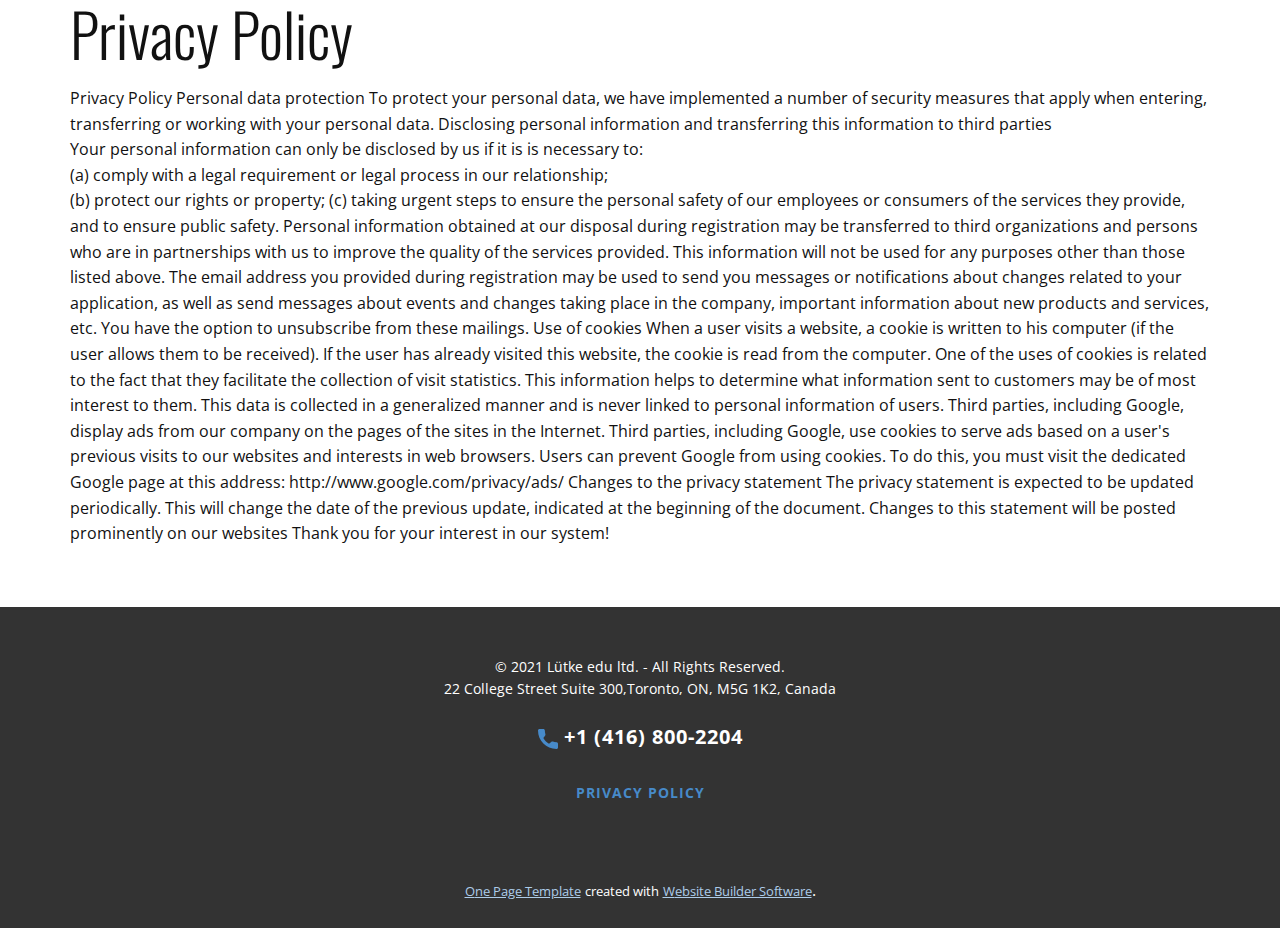
<file: Privacy-Policy.html>
<!DOCTYPE html>
<html style="font-size: 16px;">
  <head>
    <meta name="viewport" content="width=device-width, initial-scale=1.0">
    <meta charset="utf-8">
    <meta name="keywords" content="Privacy Policy">
    <meta name="description" content="">
    <meta name="page_type" content="np-template-header-footer-from-plugin">
    <title>Privacy Policy</title>
    <link rel="stylesheet" href="nicepage.css" media="screen">
<link rel="stylesheet" href="Privacy-Policy.css" media="screen">
    <script class="u-script" type="text/javascript" src="jquery.js" defer=""></script>
    <script class="u-script" type="text/javascript" src="nicepage.js" defer=""></script>
    <meta name="generator" content="Nicepage 3.15.3, nicepage.com">
    <link id="u-theme-google-font" rel="stylesheet" href="https://fonts.googleapis.com/css?family=Oswald:200,300,400,500,600,700|Open+Sans:300,300i,400,400i,600,600i,700,700i,800,800i">
    
    
    <script type="application/ld+json">{
		"@context": "http://schema.org",
		"@type": "Organization",
		"name": "",
		"url": "index.html"
}</script>
    <meta property="og:title" content="Privacy Policy">
    <meta property="og:type" content="website">
    <meta name="theme-color" content="#478ac9">
    <link rel="canonical" href="index.html">
    <meta property="og:url" content="index.html">
  </head>
  <body class="u-body">
    <section class="u-clearfix u-section-1" id="sec-898b">
      <div class="u-clearfix u-sheet u-sheet-1">
        <h1 class="u-text u-text-default u-text-1">Privacy Policy</h1>
        <p class="u-text u-text-default u-text-2">Privacy Policy Personal data protection To protect your personal data, we have implemented a number of security measures that apply when entering, transferring or working with your personal data. Disclosing personal information and transferring this information to third parties&nbsp;<br>Your personal information can only be disclosed by us if it is is necessary to:&nbsp;<br>(a) comply with a legal requirement or legal process in our relationship;&nbsp;<br>(b) protect our rights or property; (c) taking urgent steps to ensure the personal safety of our employees or consumers of the services they provide, and to ensure public safety. Personal information obtained at our disposal during registration may be transferred to third organizations and persons who are in partnerships with us to improve the quality of the services provided. This information will not be used for any purposes other than those listed above. The email address you provided during registration may be used to send you messages or notifications about changes related to your application, as well as send messages about events and changes taking place in the company, important information about new products and services, etc. You have the option to unsubscribe from these mailings. Use of cookies When a user visits a website, a cookie is written to his computer (if the user allows them to be received). If the user has already visited this website, the cookie is read from the computer. One of the uses of cookies is related to the fact that they facilitate the collection of visit statistics. This information helps to determine what information sent to customers may be of most interest to them. This data is collected in a generalized manner and is never linked to personal information of users. Third parties, including Google, display ads from our company on the pages of the sites in the Internet. Third parties, including Google, use cookies to serve ads based on a user's previous visits to our websites and interests in web browsers. Users can prevent Google from using cookies. To do this, you must visit the dedicated Google page at this address: http://www.google.com/privacy/ads/ Changes to the privacy statement The privacy statement is expected to be updated periodically. This will change the date of the previous update, indicated at the beginning of the document. Changes to this statement will be posted prominently on our websites Thank you for your interest in our system!&nbsp;
        </p>
      </div>
    </section>
    
    
    <footer class="u-align-center u-clearfix u-footer u-grey-80 u-footer" id="sec-84c7"><div class="u-clearfix u-sheet u-sheet-1">
        <p class="u-small-text u-text u-text-variant u-text-1">© 2021 Lütke&nbsp;edu ltd. - All Rights Reserved.<br>22 College Street Suite 300,Toronto,&nbsp;ON,&nbsp;M5G 1K2,&nbsp;Canada<br>
          <br>
        </p>
        <a href="https://nicepage.com/k/apple-website-templates" class="u-active-none u-btn u-button-style u-hover-none u-none u-text-hover-palette-1-base u-btn-1"><span class="u-icon u-text-palette-1-base"><svg class="u-svg-content" viewBox="0 0 405.333 405.333" x="0px" y="0px" style="width: 1em; height: 1em;"><path d="M373.333,266.88c-25.003,0-49.493-3.904-72.704-11.563c-11.328-3.904-24.192-0.896-31.637,6.699l-46.016,34.752    c-52.8-28.181-86.592-61.952-114.389-114.368l33.813-44.928c8.512-8.512,11.563-20.971,7.915-32.64    C142.592,81.472,138.667,56.96,138.667,32c0-17.643-14.357-32-32-32H32C14.357,0,0,14.357,0,32    c0,205.845,167.488,373.333,373.333,373.333c17.643,0,32-14.357,32-32V298.88C405.333,281.237,390.976,266.88,373.333,266.88z"></path></svg><img></span>&nbsp;+1 (416) 800-2204
        </a>
        <a href="https://nicepage.com/c/fashion-beauty-website-templates" class="u-btn u-button-style u-none u-text-hover-palette-2-base u-text-palette-1-base u-btn-2">Privacy POlicy<br>
        </a>
      </div></footer>
    <section class="u-backlink u-clearfix u-grey-80">
      <a class="u-link" href="https://nicepage.com/one-page-template" target="_blank">
        <span>One Page Template</span>
      </a>
      <p class="u-text">
        <span>created with</span>
      </p>
      <a class="u-link" href="https://nicepage.com/" target="_blank">
        <span>Website Builder Software</span>
      </a>. 
    </section>
  </body>
</html>
</file>
